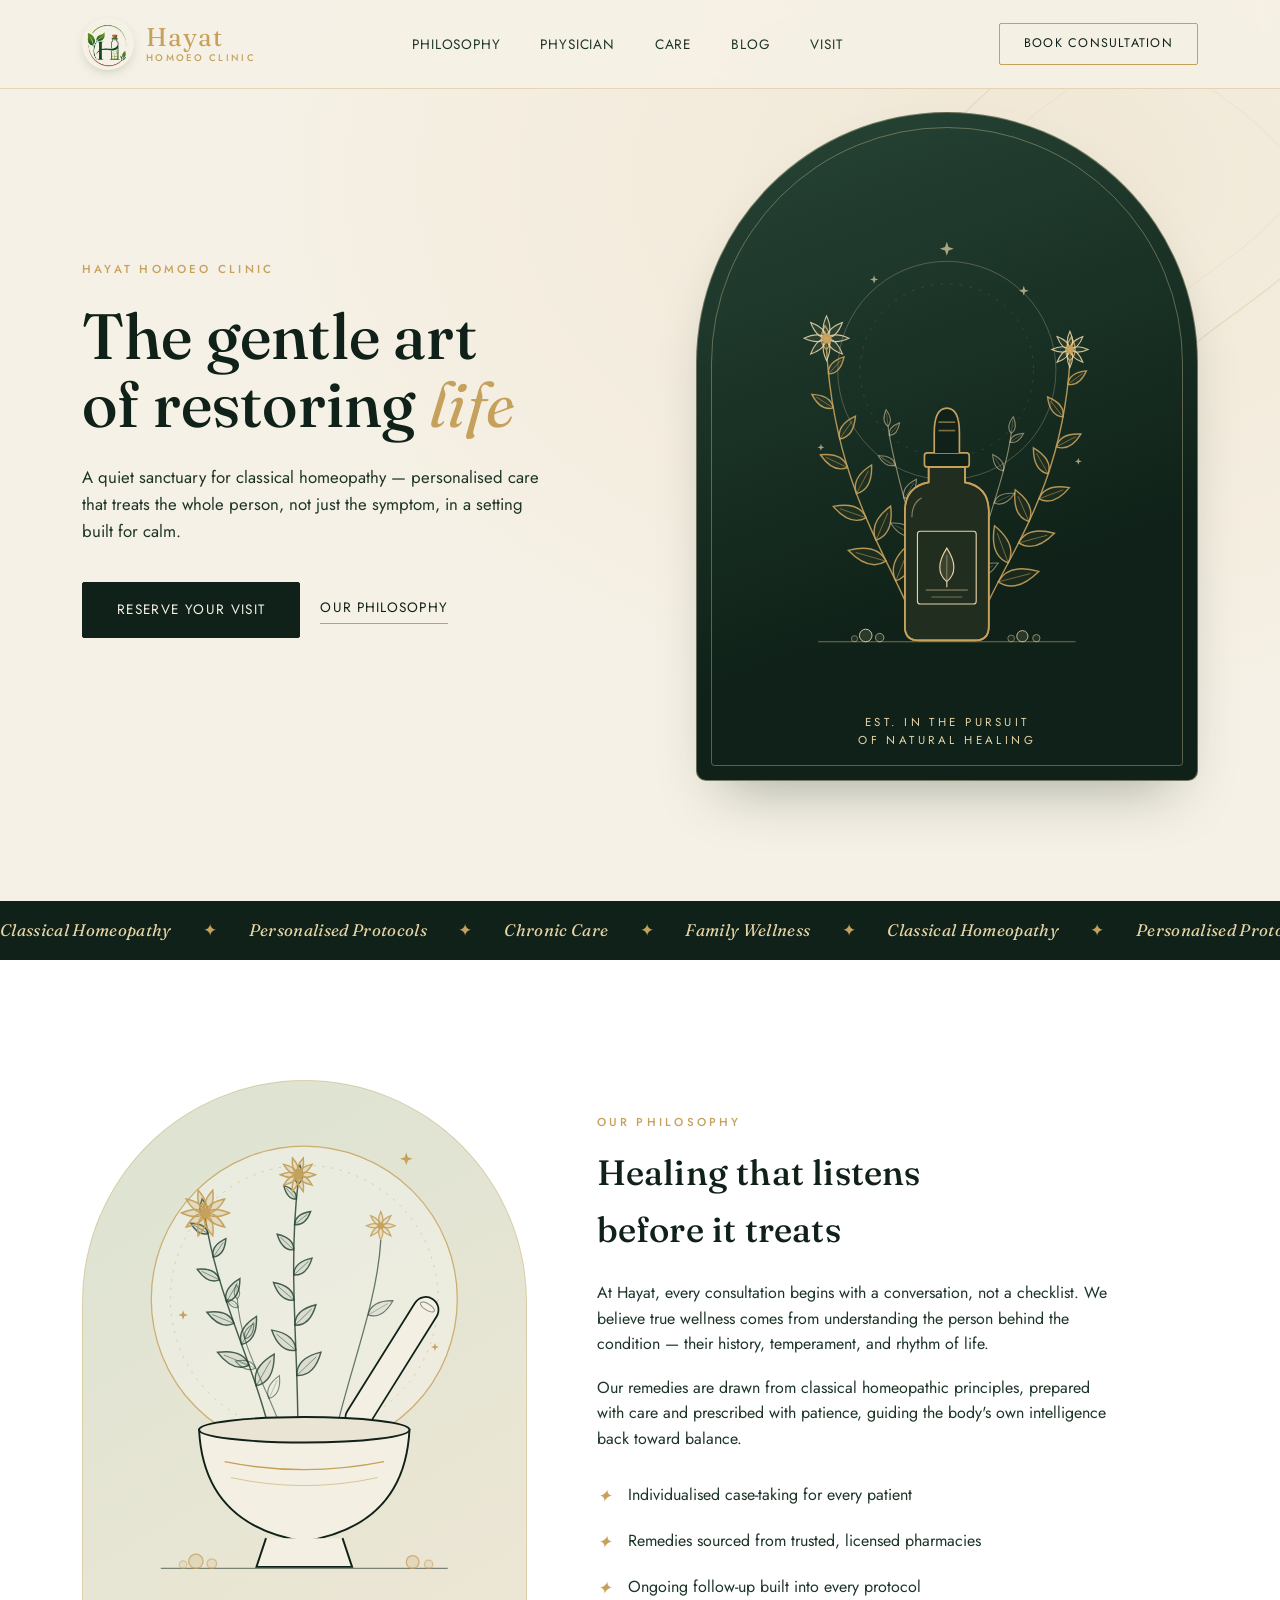
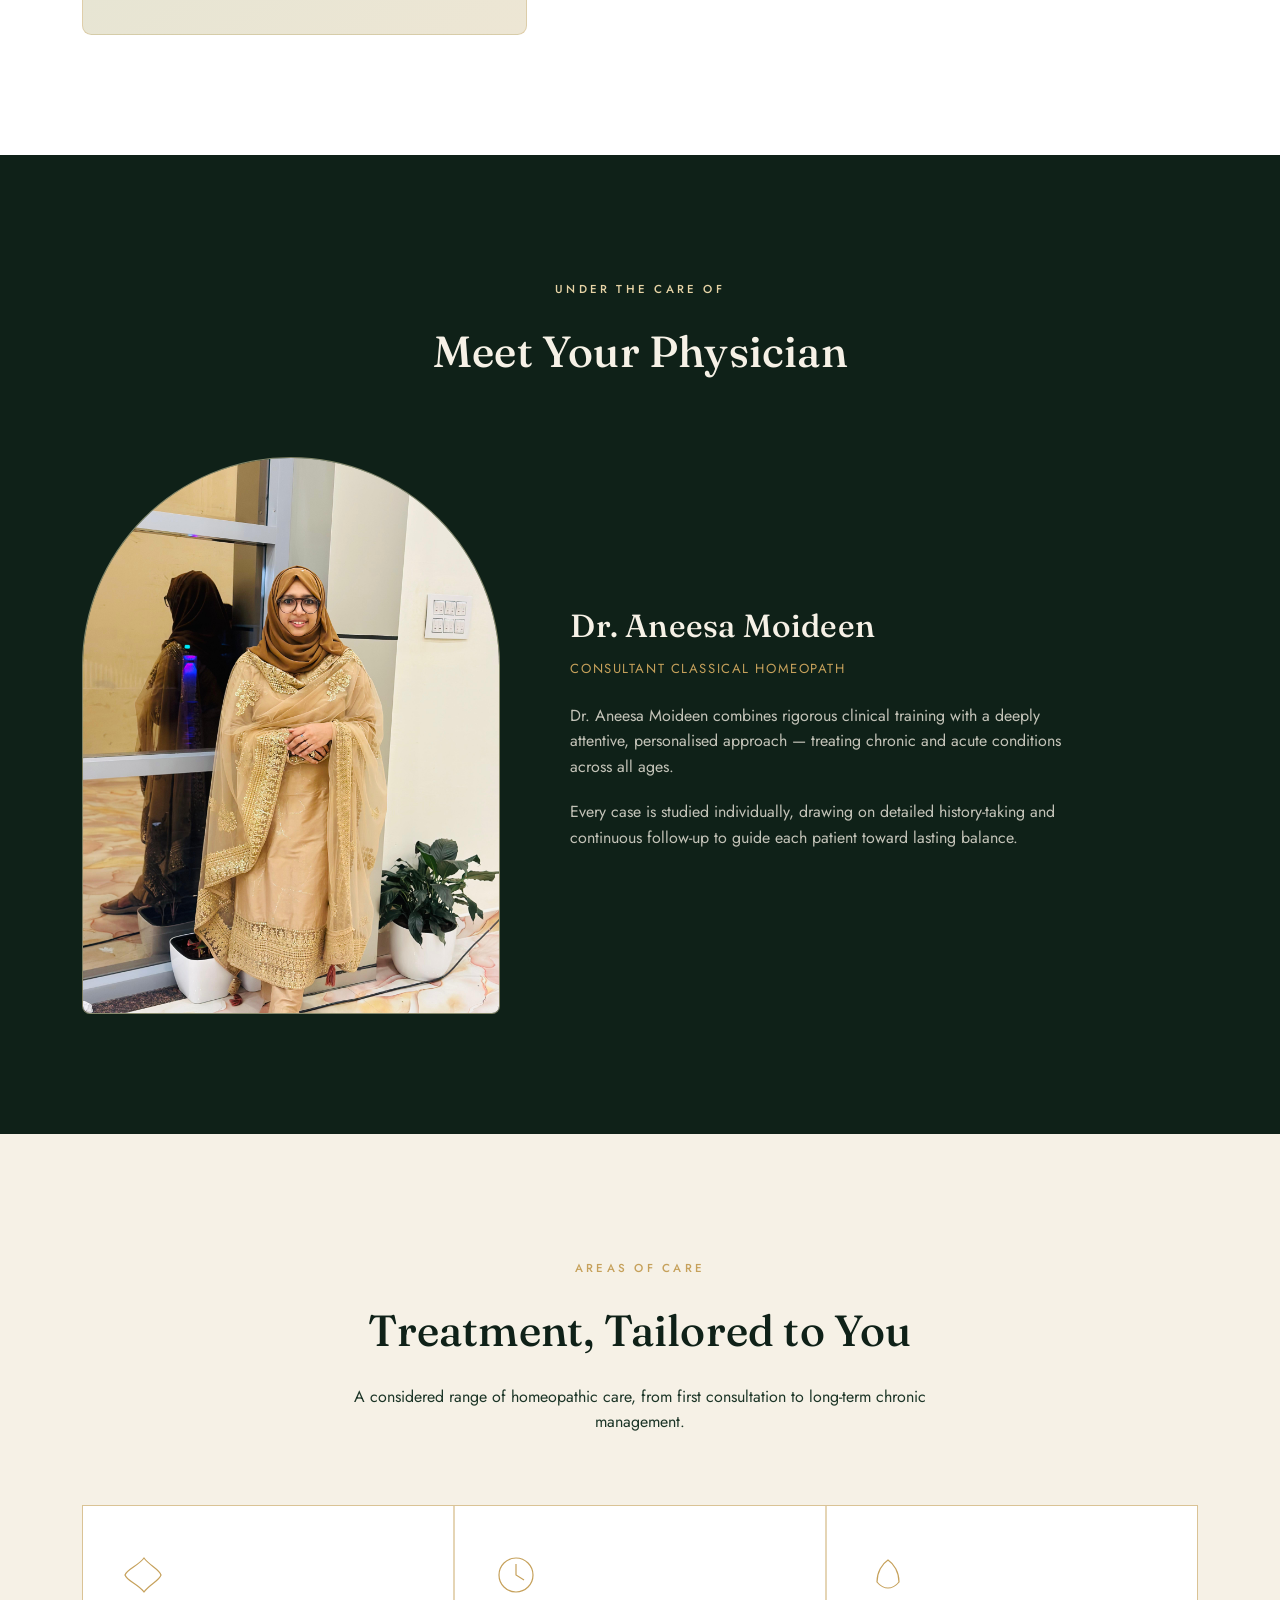
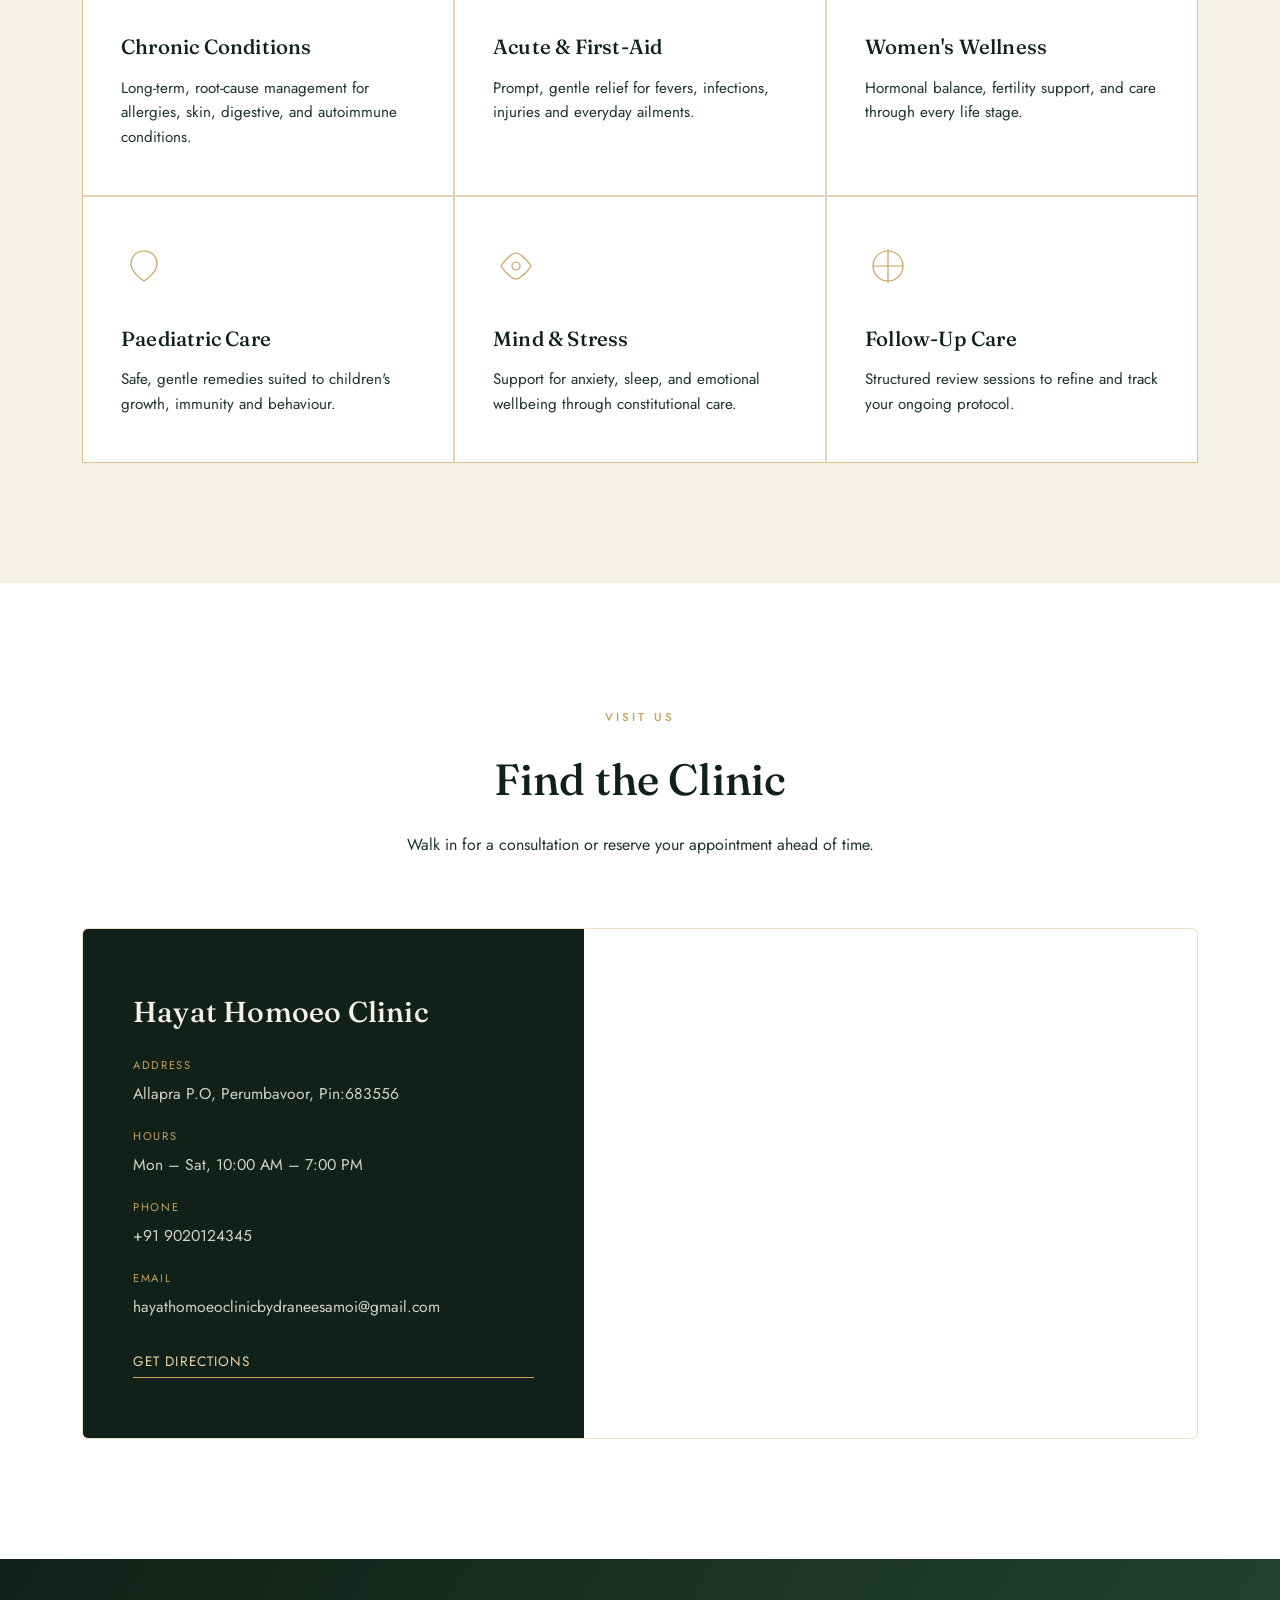
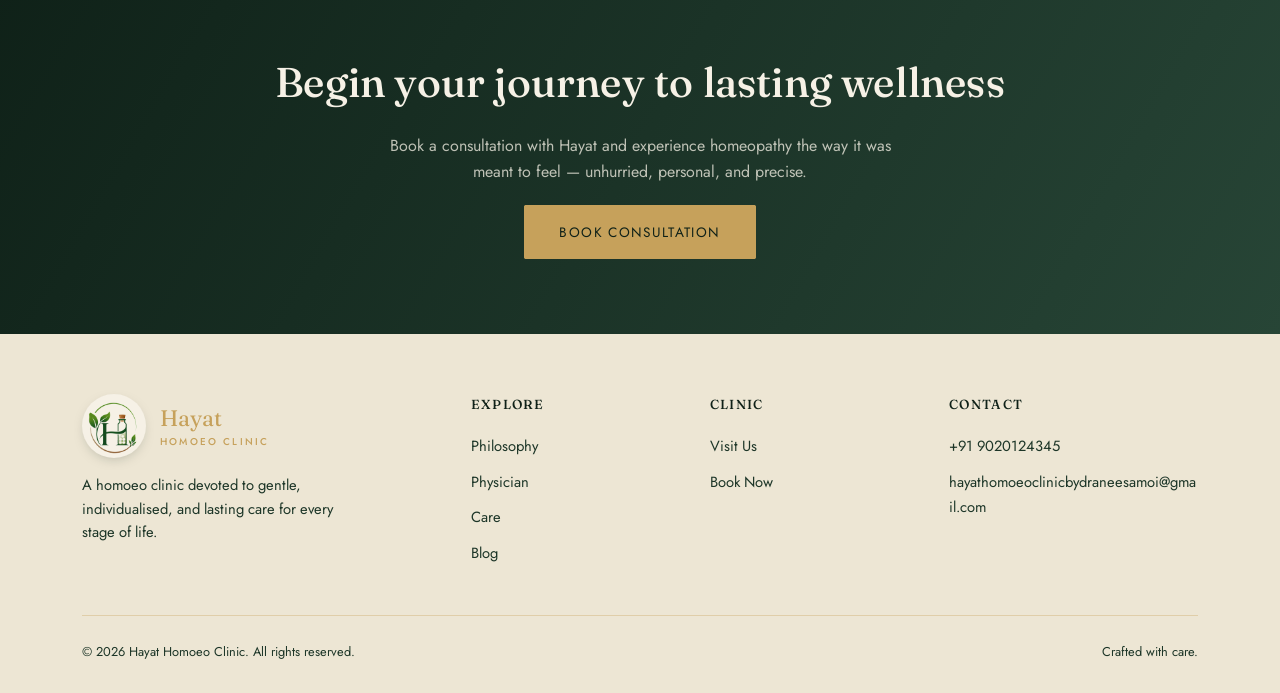
<file: index.html>
<!DOCTYPE html>
<html lang="en">
<head>
<meta charset="UTF-8">
<meta name="viewport" content="width=device-width, initial-scale=1.0">
<title>Hayat — Homoeo Clinic</title>
<meta name="description" content="Hayat Homoeo Clinic — the gentle art of restoring life. Classical homoeopathic care that listens before it treats.">
<link rel="canonical" href="https://www.hayathomoeo.in/">
<meta property="og:type" content="website">
<meta property="og:site_name" content="Hayat Homoeo Clinic">
<meta property="og:title" content="Hayat — Homoeo Clinic">
<meta property="og:description" content="The gentle art of restoring life. Classical homoeopathic care that listens before it treats.">
<meta property="og:url" content="https://www.hayathomoeo.in/">
<meta property="og:image" content="https://www.hayathomoeo.in/assets/og-image.jpg">
<meta property="og:image:width" content="1200">
<meta property="og:image:height" content="630">
<meta property="og:image:type" content="image/jpeg">
<meta property="og:image:alt" content="Hayat Homoeo Clinic logo">
<meta name="twitter:card" content="summary_large_image">
<meta name="twitter:title" content="Hayat — Homoeo Clinic">
<meta name="twitter:description" content="The gentle art of restoring life. Classical homoeopathic care that listens before it treats.">
<meta name="twitter:image" content="https://www.hayathomoeo.in/assets/og-image.jpg">
<link rel="icon" type="image/png" href="assets/hayath-icon-round.png">
<link rel="preconnect" href="https://fonts.googleapis.com">
<link rel="preconnect" href="https://fonts.gstatic.com" crossorigin>
<link href="https://fonts.googleapis.com/css2?family=Fraunces:opsz,wght@9..144,300;9..144,400;9..144,500;9..144,600&family=Jost:wght@300;400;500;600&display=swap" rel="stylesheet">
<style>

  :root{
    --ink:#0F2118;
    --ink-soft:#1C3527;
    --ink-softer:#274536;
    --gold:#C6A15B;
    --gold-light:#E7D4A6;
    --ivory:#F6F1E6;
    --ivory-dim:#EDE6D4;
    --sage:#DCE3D2;
    --white:#FFFFFF;
    --line: rgba(198,161,91,0.35);
    --shadow: 0 30px 60px -25px rgba(15,33,24,0.35);
  }

  *{box-sizing:border-box; margin:0; padding:0;}

  html{scroll-behavior:smooth;}

  body{
    background:var(--ivory);
    color:var(--ink);
    font-family:'Jost', sans-serif;
    font-weight:400;
    line-height:1.6;
    overflow-x:hidden;
  }

  h1,h2,h3,h4{
    font-family:'Fraunces', serif;
    font-weight:500;
    color:var(--ink);
    letter-spacing:0.2px;
  }

  a{ text-decoration:none; color:inherit; }
  img{ max-width:100%; display:block; }

  .eyebrow{
    font-family:'Jost', sans-serif;
    letter-spacing:0.28em;
    text-transform:uppercase;
    font-size:0.72rem;
    color:var(--gold);
    font-weight:500;
  }

  .container{
    width:100%;
    max-width:1180px;
    margin:0 auto;
    padding:0 32px;
  }

  /* ---------- Arch motif (signature element) ---------- */
  .arch-frame{
    border-radius: 260px 260px 8px 8px;
    overflow:hidden;
    position:relative;
    border:1px solid var(--line);
  }

  .arch-divider{
    width:100%;
    display:block;
    line-height:0;
  }

  /* ---------- Nav ---------- */
  header{
    position:fixed;
    top:0; left:0; right:0;
    z-index:100;
    background:rgba(246,241,230,0.86);
    backdrop-filter: blur(10px);
    border-bottom:1px solid var(--line);
    transition: background 0.3s ease;
  }

  .nav-wrap{
    display:flex;
    align-items:center;
    justify-content:space-between;
    padding:18px 32px;
    max-width:1180px;
    margin:0 auto;
  }

  .logo{
    font-family:'Fraunces', serif;
    font-size:1.6rem;
    letter-spacing:0.04em;
    color:var(--ink);
    display:flex;
    align-items:center;
    gap:12px;
  }
  .logo span{ color:var(--gold); }
  .logo img{
    height:52px;
    width:52px;
    object-fit:contain;
    display:block;
    border-radius:50%;
    background:var(--ivory);
    box-shadow: 0 4px 14px -6px rgba(15,33,24,0.35);
    padding:3px;
  }
  .logo-word{ line-height:1; }
  .logo-word small{
    display:block;
    font-family:'Jost', sans-serif;
    font-size:0.6rem;
    letter-spacing:0.24em;
    text-transform:uppercase;
    color:var(--gold);
    font-weight:500;
    margin-top:3px;
  }

  nav ul{
    list-style:none;
    display:flex;
    gap:40px;
  }

  nav a{
    font-size:0.85rem;
    letter-spacing:0.06em;
    text-transform:uppercase;
    color:var(--ink-soft);
    position:relative;
    padding-bottom:4px;
  }
  nav a::after{
    content:"";
    position:absolute;
    left:0; bottom:0;
    width:0%; height:1px;
    background:var(--gold);
    transition:width 0.3s ease;
  }
  nav a:hover::after{ width:100%; }

  .nav-cta{
    border:1px solid var(--gold);
    padding:10px 24px;
    border-radius:2px;
    font-size:0.78rem;
    letter-spacing:0.1em;
    text-transform:uppercase;
    color:var(--ink);
    transition: all 0.3s ease;
  }
  .nav-cta:hover{ background:var(--gold); color:var(--white); }

  .nav-toggle{ display:none; flex-direction:column; gap:5px; cursor:pointer; background:none; border:none; }
  .nav-toggle span{ width:24px; height:1.5px; background:var(--ink); }

  /* ---------- Hero ---------- */
  .hero{
    min-height:100vh;
    display:flex;
    align-items:center;
    position:relative;
    background:
      radial-gradient(ellipse at 80% 20%, rgba(198,161,91,0.12), transparent 55%),
      var(--ivory);
    padding-top:112px;
    overflow:hidden;
  }

  .hero .container{
    display:grid;
    grid-template-columns: 1.05fr 0.95fr;
    gap:60px;
    align-items:center;
  }

  .hero-leaf{
    position:absolute;
    right:-120px; top:-80px;
    width:520px; height:520px;
    opacity:0.5;
    z-index:0;
  }

  .hero-copy{ position:relative; z-index:2; }

  .hero h1{
    font-size:clamp(2.6rem, 5vw, 4.4rem);
    line-height:1.06;
    margin:22px 0 26px;
    font-weight:500;
  }
  .hero h1 em{
    font-style:italic;
    color:var(--gold);
    font-weight:400;
  }

  .hero p.lead{
    max-width:460px;
    font-size:1.05rem;
    color:var(--ink-soft);
    margin-bottom:38px;
  }

  .btn-row{ display:flex; gap:20px; align-items:center; flex-wrap:wrap; }

  .btn-primary{
    background:var(--ink);
    color:var(--ivory);
    padding:16px 34px;
    border-radius:2px;
    font-size:0.85rem;
    letter-spacing:0.1em;
    text-transform:uppercase;
    transition: all 0.35s ease;
    border:1px solid var(--ink);
  }
  .btn-primary:hover{ background:transparent; color:var(--ink); }

  .btn-text{
    font-size:0.85rem;
    letter-spacing:0.08em;
    text-transform:uppercase;
    color:var(--ink);
    border-bottom:1px solid var(--gold);
    padding-bottom:4px;
  }

  .hero-visual{
    position:relative;
    z-index:1;
  }

  .hero-arch{
    width:100%;
    aspect-ratio: 3/4;
    background:
      linear-gradient(160deg, var(--ink-softer), var(--ink) 70%);
    border-radius: 300px 300px 12px 12px;
    position:relative;
    box-shadow:var(--shadow);
    display:flex;
    align-items:flex-end;
    justify-content:center;
    padding-bottom:30px;
    border: 1px solid rgba(231,212,166,0.4);
  }

  .hero-arch::before{
    content:"";
    position:absolute;
    inset:14px;
    border:1px solid rgba(231,212,166,0.35);
    border-radius: 280px 280px 4px 4px;
  }

  .hero-arch-caption{
    color:var(--gold-light);
    font-size:0.72rem;
    letter-spacing:0.3em;
    text-transform:uppercase;
    text-align:center;
  }


  .hero-illus{
    position:absolute;
    left:8%; right:8%; top:9%; bottom:15%;
    width:84%; height:76%;
    z-index:1;
  }
  .hero-arch-caption{ position:relative; z-index:2; }
  .phil-visual .phil-illus{ padding:34px 30px 24px; opacity:1; }
  @media (prefers-reduced-motion: no-preference){
    .hero-illus{ animation: gentle-float 7s ease-in-out infinite; }
  }
  @keyframes gentle-float{ 0%,100%{ transform:translateY(0);} 50%{ transform:translateY(-6px);} }

  .hero-stat-card{
    position:absolute;
    bottom:-30px; left:-30px;
    background:var(--white);
    border:1px solid var(--line);
    padding:22px 26px;
    border-radius:4px;
    box-shadow:var(--shadow);
    z-index:3;
    min-width:200px;
  }
  .hero-stat-card .num{
    font-family:'Fraunces', serif;
    font-size:2rem;
    color:var(--gold);
    line-height:1;
  }
  .hero-stat-card .lab{
    font-size:0.72rem;
    letter-spacing:0.08em;
    text-transform:uppercase;
    color:var(--ink-soft);
    margin-top:6px;
  }

  /* ---------- Marquee strip ---------- */
  .strip{
    background:var(--ink);
    color:var(--gold-light);
    padding:16px 0;
    overflow:hidden;
    white-space:nowrap;
  }
  .strip-inner{
    display:inline-block;
    animation: scroll-left 28s linear infinite;
    font-family:'Fraunces', serif;
    font-style:italic;
    font-size:1.05rem;
    letter-spacing:0.02em;
  }
  .strip-inner span{ margin:0 28px; color:var(--gold); font-style:normal; }
  @keyframes scroll-left{
    0%{ transform:translateX(0); }
    100%{ transform:translateX(-50%); }
  }

  /* ---------- Section generic ---------- */
  section{ padding:120px 0; position:relative; }
  .section-head{
    text-align:center;
    max-width:640px;
    margin:0 auto 70px;
  }
  .section-head h2{
    font-size:clamp(2rem, 3.4vw, 2.8rem);
    margin-top:16px;
  }
  .section-head p{ color:var(--ink-soft); margin-top:18px; }

  /* ---------- Philosophy / About ---------- */
  .philosophy{ background:var(--white); }
  .phil-grid{
    display:grid;
    grid-template-columns: 0.85fr 1.15fr;
    gap:70px;
    align-items:center;
  }
  .phil-visual{
    aspect-ratio:4/5;
    background: linear-gradient(150deg, var(--sage), var(--ivory-dim));
    border-radius: 240px 240px 10px 10px;
    border:1px solid var(--line);
    position:relative;
  }
  .phil-visual svg{ position:absolute; inset:0; width:100%; height:100%; padding:60px; opacity:0.85; }

  .phil-text .eyebrow{ margin-bottom:14px; display:block; }
  .phil-text h2{ font-size:2.2rem; margin-bottom:22px; }
  .phil-text p{ color:var(--ink-soft); margin-bottom:18px; max-width:520px; }

  .phil-list{ margin-top:30px; display:grid; gap:18px; }
  .phil-list li{
    list-style:none;
    display:flex;
    gap:16px;
    align-items:flex-start;
    color:var(--ink-soft);
  }
  .phil-list .mark{
    color:var(--gold);
    font-family:'Fraunces', serif;
    font-style:italic;
    font-size:1.1rem;
    flex-shrink:0;
  }

  /* ---------- Doctor ---------- */
  .doctor{ background:var(--ink); color:var(--ivory); }
  .doctor .eyebrow{ color:var(--gold-light); }
  .doctor .section-head p{ color:rgba(246,241,230,0.72); }
  .doctor .section-head h2{ color:var(--ivory); }

  .doctor-grid{
    display:grid;
    grid-template-columns: 0.8fr 1.2fr;
    gap:70px;
    align-items:center;
  }

  .doctor-photo{
    aspect-ratio:3/4;
    border-radius:260px 260px 10px 10px;
    border:1px solid rgba(231,212,166,0.5);
    background: linear-gradient(160deg, var(--ink-softer), #12261C 75%);
    position:relative;
    display:flex;
    align-items:center;
    justify-content:center;
    overflow:hidden;
  }
  /* PLACEHOLDER PHOTO — replace this <div class="doctor-photo"> content
     with an <img src="your-photo.jpg" alt="Dr. Name"> to add the real photo */
  .doctor-photo .placeholder-mark{
    display:flex;
    flex-direction:column;
    align-items:center;
    gap:14px;
    color:var(--gold-light);
  }
  .doctor-photo .placeholder-mark svg{ width:74px; height:74px; opacity:0.85; }
  .doctor-photo .placeholder-mark span{
    font-size:0.7rem;
    letter-spacing:0.2em;
    text-transform:uppercase;
    opacity:0.7;
  }

  .doctor-copy h3{
    font-size:2rem;
    color:var(--ivory);
    margin-bottom:6px;
  }
  .doctor-copy .role{
    color:var(--gold);
    font-size:0.82rem;
    letter-spacing:0.12em;
    text-transform:uppercase;
    margin-bottom:24px;
    display:block;
  }
  .doctor-copy p{
    color:rgba(246,241,230,0.78);
    max-width:520px;
    margin-bottom:20px;
  }
  .cred-row{
    display:flex;
    gap:40px;
    margin-top:34px;
    flex-wrap:wrap;
  }
  .cred-row div .num{
    font-family:'Fraunces', serif;
    font-size:1.8rem;
    color:var(--gold-light);
  }
  .cred-row div .lab{
    font-size:0.72rem;
    letter-spacing:0.08em;
    text-transform:uppercase;
    color:rgba(246,241,230,0.6);
    margin-top:4px;
  }

  /* ---------- Services ---------- */
  .services{ background:var(--ivory); }
  .services-grid{
    display:grid;
    grid-template-columns:repeat(3, 1fr);
    gap:2px;
    background:var(--line);
    border:1px solid var(--line);
  }
  .service-card{
    background:var(--white);
    padding:46px 38px;
    transition: background 0.35s ease;
  }
  .service-card:hover{ background:var(--ivory-dim); }
  .service-card .si{
    width:46px; height:46px;
    margin-bottom:26px;
  }
  .service-card h3{ font-size:1.28rem; margin-bottom:12px; }
  .service-card p{ color:var(--ink-soft); font-size:0.95rem; }

  /* ---------- Location ---------- */
  .location{ background:var(--white); }
  .loc-grid{
    display:grid;
    grid-template-columns: 0.9fr 1.1fr;
    gap:0;
    border:1px solid var(--line);
    border-radius:6px;
    overflow:hidden;
  }
  .loc-info{
    background:var(--ink);
    color:var(--ivory);
    padding:60px 50px;
    display:flex;
    flex-direction:column;
    justify-content:center;
  }
  .loc-info h3{ color:var(--ivory); font-size:1.8rem; margin-bottom:22px; }
  .loc-item{ margin-bottom:22px; }
  .loc-item .lab{
    font-size:0.7rem;
    letter-spacing:0.15em;
    text-transform:uppercase;
    color:var(--gold);
    margin-bottom:6px;
  }
  .loc-item .val{ color:rgba(246,241,230,0.85); font-size:0.98rem; overflow-wrap:anywhere; }

  .map-embed{ width:100%; height:100%; min-height:480px; border:0; filter: saturate(0.85); }

  /* ---------- CTA banner ---------- */
  .cta-banner{
    background: linear-gradient(120deg, var(--ink), var(--ink-softer));
    padding:90px 0;
    text-align:center;
    color:var(--ivory);
  }
  .cta-banner h2{ color:var(--ivory); font-size:clamp(1.9rem,3.4vw,2.6rem); margin-bottom:18px; }
  .cta-banner p{ color:rgba(246,241,230,0.75); max-width:520px; margin:0 auto 34px; }

  /* ---------- Footer ---------- */
  footer{ background:var(--ivory-dim); padding:60px 0 30px; }
  .foot-grid{
    display:grid;
    grid-template-columns:1.4fr 0.8fr 0.8fr 1fr;
    gap:40px;
    padding-bottom:50px;
    border-bottom:1px solid var(--line);
  }
  .foot-logo{ font-family:'Fraunces', serif; font-size:1.4rem; margin-bottom:16px; display:flex; align-items:center; gap:14px; }
  .foot-logo span{ color:var(--gold); }
  .foot-logo img{
    height:64px; width:64px; object-fit:contain; border-radius:50%;
    background:var(--ivory); box-shadow:0 4px 14px -6px rgba(15,33,24,0.35); padding:4px;
  }
  .foot-logo-word{ line-height:1.2; }
  .foot-logo-word small{
    display:block; font-family:'Jost', sans-serif; font-size:0.62rem;
    letter-spacing:0.22em; text-transform:uppercase; color:var(--gold); font-weight:500; margin-top:4px;
  }
  footer p{ color:var(--ink-soft); font-size:0.92rem; max-width:280px; }
  footer h4{ font-size:0.82rem; letter-spacing:0.1em; text-transform:uppercase; margin-bottom:18px; color:var(--ink); }
  footer ul{ list-style:none; display:grid; gap:10px; }
  footer ul li a{ color:var(--ink-soft); font-size:0.92rem; overflow-wrap:anywhere; }
  footer ul li a:hover{ color:var(--gold); }
  .foot-bottom{
    padding-top:26px;
    display:flex;
    justify-content:space-between;
    font-size:0.8rem;
    color:var(--ink-soft);
    flex-wrap:wrap;
    gap:10px;
  }

  /* ---------- Reveal animation ---------- */
  .reveal{ opacity:0; transform:translateY(28px); transition: opacity 0.8s ease, transform 0.8s ease; }
  .reveal.in{ opacity:1; transform:translateY(0); }

  /* ---------- Responsive ---------- */
  @media (max-width: 980px){
    .logo img{ height:44px; width:44px; }
    .logo{ font-size:1.3rem; }
    nav ul{ display:none; }
    .nav-cta{ display:none; }
    .nav-toggle{ display:flex; }
    .hero .container{ grid-template-columns:1fr; }
    .hero-visual{ order:-1; max-width:340px; margin:0 auto; }
    .hero-stat-card{ left:10px; }
    .phil-grid, .doctor-grid, .loc-grid{ grid-template-columns:1fr; }
    .services-grid{ grid-template-columns:1fr; }
    .foot-grid{ grid-template-columns:1fr 1fr; }
  }
  @media (max-width: 560px){
    .foot-grid{ grid-template-columns:1fr; }
  }

  @media (prefers-reduced-motion: reduce){
    html{ scroll-behavior:auto; }
    .reveal{ transition:none; opacity:1; transform:none; }
    .strip-inner{ animation:none; }
  }

  a:focus-visible, button:focus-visible{
    outline:2px solid var(--gold);
    outline-offset:3px;
  }
</style>
</head>
<body>

<header>
  <div class="nav-wrap">
    <a href="#top" class="logo">
      <img src="assets/hayath-icon-round.png" alt="Hayat emblem">
      <span class="logo-word">Hayat<small>Homoeo Clinic</small></span>
    </a>
    <nav>
      <ul>
        <li><a href="#philosophy">Philosophy</a></li>
        <li><a href="#doctor">Physician</a></li>
        <li><a href="#services">Care</a></li>
        <li><a href="blogs/index.html">Blog</a></li>
        <li><a href="#location">Visit</a></li>
      </ul>
    </nav>
    <a href="#location" class="nav-cta">Book Consultation</a>
    <button class="nav-toggle" aria-label="Menu"><span></span><span></span><span></span></button>
  </div>
</header>

<main id="top">

  <!-- HERO -->
  <section class="hero">
    <svg class="hero-leaf" viewBox="0 0 500 500" fill="none" xmlns="http://www.w3.org/2000/svg">
      <path d="M250 40C310 120 420 150 460 250C420 350 310 380 250 460C190 380 80 350 40 250C80 150 190 120 250 40Z" stroke="#C6A15B" stroke-width="1" opacity="0.5"/>
      <path d="M250 100C295 160 375 185 405 250C375 315 295 340 250 400C205 340 125 315 95 250C125 185 205 160 250 100Z" stroke="#C6A15B" stroke-width="0.7" opacity="0.35"/>
    </svg>
    <div class="container">
      <div class="hero-copy">
        <span class="eyebrow">Hayat Homoeo Clinic</span>
        <h1>The gentle art<br>of restoring <em>life</em></h1>
        <p class="lead">A quiet sanctuary for classical homeopathy — personalised care that treats the whole person, not just the symptom, in a setting built for calm.</p>
        <div class="btn-row">
          <a href="#location" class="btn-primary">Reserve Your Visit</a>
          <a href="#philosophy" class="btn-text">Our Philosophy</a>
        </div>
      </div>
      <div class="hero-visual">
        <div class="hero-arch">
          <svg class="hero-illus" viewBox="0 0 300 350" xmlns="http://www.w3.org/2000/svg" aria-hidden="true"><circle cx="150" cy="135" r="78" fill="none" stroke="#E7D4A6" stroke-width="0.7" opacity="0.28"/><circle cx="150" cy="135" r="62" fill="none" stroke="#E7D4A6" stroke-width="0.5" opacity="0.18" stroke-dasharray="2 5"/><path d="M128 318 C110 270 70 220 64 120" fill="none" stroke="#C6A15B" stroke-width="1" opacity="0.9"/><path d="M113.5 285.5 Q128.0 280.1 124.7 257.8 Q106.9 271.6 113.5 285.5Z" fill="rgba(198,161,91,0.06)" stroke="#C6A15B" stroke-width="1" opacity="0.9"/><path d="M113.5 285.5 L122.5 263.3" stroke="#C6A15B" stroke-width="0.6" opacity="0.63"/><path d="M106.6 271.4 Q100.1 258.3 79.5 263.6 Q94.1 278.9 106.6 271.4Z" fill="rgba(198,161,91,0.06)" stroke="#C6A15B" stroke-width="1" opacity="0.9"/><path d="M106.6 271.4 L84.9 265.1" stroke="#C6A15B" stroke-width="0.6" opacity="0.63"/><path d="M99.4 256.4 Q112.3 251.8 109.8 232.0 Q93.8 243.9 99.4 256.4Z" fill="rgba(198,161,91,0.06)" stroke="#C6A15B" stroke-width="1" opacity="0.9"/><path d="M99.4 256.4 L107.8 236.9" stroke="#C6A15B" stroke-width="0.6" opacity="0.63"/><path d="M92.3 240.4 Q87.2 228.6 68.8 232.2 Q81.0 246.4 92.3 240.4Z" fill="rgba(198,161,91,0.06)" stroke="#C6A15B" stroke-width="1" opacity="0.9"/><path d="M92.3 240.4 L73.5 233.8" stroke="#C6A15B" stroke-width="0.6" opacity="0.63"/><path d="M85.4 223.1 Q97.0 220.0 96.2 202.6 Q81.4 211.8 85.4 223.1Z" fill="rgba(198,161,91,0.06)" stroke="#C6A15B" stroke-width="1" opacity="0.9"/><path d="M85.4 223.1 L94.0 206.7" stroke="#C6A15B" stroke-width="0.6" opacity="0.63"/><path d="M79.0 204.4 Q75.7 193.8 59.6 195.3 Q68.8 208.6 79.0 204.4Z" fill="rgba(198,161,91,0.06)" stroke="#C6A15B" stroke-width="1" opacity="0.9"/><path d="M79.0 204.4 L63.5 197.1" stroke="#C6A15B" stroke-width="0.6" opacity="0.63"/><path d="M73.4 184.0 Q83.5 182.6 84.7 167.7 Q71.2 174.1 73.4 184.0Z" fill="rgba(198,161,91,0.06)" stroke="#C6A15B" stroke-width="1" opacity="0.9"/><path d="M73.4 184.0 L82.4 171.0" stroke="#C6A15B" stroke-width="0.6" opacity="0.63"/><path d="M68.8 161.8 Q67.1 152.6 53.5 152.1 Q59.8 164.2 68.8 161.8Z" fill="rgba(198,161,91,0.06)" stroke="#C6A15B" stroke-width="1" opacity="0.9"/><path d="M68.8 161.8 L56.6 154.0" stroke="#C6A15B" stroke-width="0.6" opacity="0.63"/><path d="M65.4 137.5 Q73.9 137.4 76.5 125.3 Q64.7 129.0 65.4 137.5Z" fill="rgba(198,161,91,0.06)" stroke="#C6A15B" stroke-width="1" opacity="0.9"/><path d="M65.4 137.5 L74.3 127.7" stroke="#C6A15B" stroke-width="0.6" opacity="0.63"/><path d="M64.0 120.0 Q70.1 113.7 62.9 103.0 Q57.2 114.5 64.0 120.0Z" fill="rgba(198,161,91,0.06)" stroke="#C6A15B" stroke-width="1" opacity="0.9"/><path d="M64.0 120.0 L63.1 106.4" stroke="#C6A15B" stroke-width="0.6" opacity="0.63"/><path d="M172 318 C190 270 232 225 238 128" fill="none" stroke="#C6A15B" stroke-width="1" opacity="0.9"/><path d="M186.7 286.2 Q199.7 294.6 215.7 278.7 Q194.0 272.6 186.7 286.2Z" fill="rgba(198,161,91,0.06)" stroke="#C6A15B" stroke-width="1" opacity="0.9"/><path d="M186.7 286.2 L209.9 280.2" stroke="#C6A15B" stroke-width="0.6" opacity="0.63"/><path d="M193.9 272.6 Q200.5 259.6 184.1 246.1 Q180.4 267.0 193.9 272.6Z" fill="rgba(198,161,91,0.06)" stroke="#C6A15B" stroke-width="1" opacity="0.9"/><path d="M193.9 272.6 L186.1 251.4" stroke="#C6A15B" stroke-width="0.6" opacity="0.63"/><path d="M201.3 258.3 Q212.9 265.6 226.9 251.4 Q207.6 246.2 201.3 258.3Z" fill="rgba(198,161,91,0.06)" stroke="#C6A15B" stroke-width="1" opacity="0.9"/><path d="M201.3 258.3 L221.8 252.8" stroke="#C6A15B" stroke-width="0.6" opacity="0.63"/><path d="M208.7 243.1 Q213.9 231.4 198.9 220.3 Q196.6 238.9 208.7 243.1Z" fill="rgba(198,161,91,0.06)" stroke="#C6A15B" stroke-width="1" opacity="0.9"/><path d="M208.7 243.1 L200.9 224.9" stroke="#C6A15B" stroke-width="0.6" opacity="0.63"/><path d="M215.8 226.8 Q226.5 232.3 237.6 218.8 Q220.4 215.7 215.8 226.8Z" fill="rgba(198,161,91,0.06)" stroke="#C6A15B" stroke-width="1" opacity="0.9"/><path d="M215.8 226.8 L233.2 220.4" stroke="#C6A15B" stroke-width="0.6" opacity="0.63"/><path d="M222.5 209.0 Q225.9 198.5 211.9 190.3 Q211.7 206.5 222.5 209.0Z" fill="rgba(198,161,91,0.06)" stroke="#C6A15B" stroke-width="1" opacity="0.9"/><path d="M222.5 209.0 L214.0 194.1" stroke="#C6A15B" stroke-width="0.6" opacity="0.63"/><path d="M228.3 189.6 Q237.9 193.1 245.8 180.5 Q231.0 179.7 228.3 189.6Z" fill="rgba(198,161,91,0.06)" stroke="#C6A15B" stroke-width="1" opacity="0.9"/><path d="M228.3 189.6 L242.3 182.3" stroke="#C6A15B" stroke-width="0.6" opacity="0.63"/><path d="M233.1 168.3 Q234.6 159.1 222.0 154.0 Q223.8 167.5 233.1 168.3Z" fill="rgba(198,161,91,0.06)" stroke="#C6A15B" stroke-width="1" opacity="0.9"/><path d="M233.1 168.3 L224.2 156.9" stroke="#C6A15B" stroke-width="0.6" opacity="0.63"/><path d="M236.5 144.9 Q244.9 146.6 249.8 135.3 Q237.5 136.5 236.5 144.9Z" fill="rgba(198,161,91,0.06)" stroke="#C6A15B" stroke-width="1" opacity="0.9"/><path d="M236.5 144.9 L247.2 137.2" stroke="#C6A15B" stroke-width="0.6" opacity="0.63"/><path d="M238.0 128.0 Q244.8 122.5 239.1 111.0 Q231.9 121.6 238.0 128.0Z" fill="rgba(198,161,91,0.06)" stroke="#C6A15B" stroke-width="1" opacity="0.9"/><path d="M238.0 128.0 L238.9 114.4" stroke="#C6A15B" stroke-width="0.6" opacity="0.63"/><path d="M140 318 C132 260 112 210 108 175" fill="none" stroke="#E7D4A6" stroke-width="0.8" opacity="0.55"/><path d="M133.3 281.0 Q144.1 279.6 145.5 263.8 Q131.0 270.3 133.3 281.0Z" fill="none" stroke="#E7D4A6" stroke-width="0.8" opacity="0.55"/><path d="M133.3 281.0 L143.1 267.2" stroke="#E7D4A6" stroke-width="0.48" opacity="0.385"/><path d="M126.4 252.7 Q123.9 243.4 109.8 244.1 Q117.3 256.0 126.4 252.7Z" fill="none" stroke="#E7D4A6" stroke-width="0.8" opacity="0.55"/><path d="M126.4 252.7 L113.1 245.8" stroke="#E7D4A6" stroke-width="0.48" opacity="0.385"/><path d="M119.4 226.5 Q127.8 225.1 128.3 212.8 Q117.3 218.3 119.4 226.5Z" fill="none" stroke="#E7D4A6" stroke-width="0.8" opacity="0.55"/><path d="M119.4 226.5 L126.5 215.5" stroke="#E7D4A6" stroke-width="0.48" opacity="0.385"/><path d="M113.3 202.7 Q111.5 195.7 101.0 196.0 Q106.4 205.0 113.3 202.7Z" fill="none" stroke="#E7D4A6" stroke-width="0.8" opacity="0.55"/><path d="M113.3 202.7 L103.4 197.4" stroke="#E7D4A6" stroke-width="0.48" opacity="0.385"/><path d="M108.9 181.5 Q114.9 181.1 116.2 172.5 Q108.0 175.5 108.9 181.5Z" fill="none" stroke="#E7D4A6" stroke-width="0.8" opacity="0.55"/><path d="M108.9 181.5 L114.7 174.3" stroke="#E7D4A6" stroke-width="0.48" opacity="0.385"/><path d="M108.0 175.0 Q112.0 170.3 106.6 163.1 Q103.0 171.4 108.0 175.0Z" fill="none" stroke="#E7D4A6" stroke-width="0.8" opacity="0.55"/><path d="M108.0 175.0 L106.9 165.5" stroke="#E7D4A6" stroke-width="0.48" opacity="0.385"/><path d="M160 318 C170 262 192 214 196 180" fill="none" stroke="#E7D4A6" stroke-width="0.8" opacity="0.55"/><path d="M168.0 282.3 Q178.2 286.0 186.8 272.7 Q170.9 271.8 168.0 282.3Z" fill="none" stroke="#E7D4A6" stroke-width="0.8" opacity="0.55"/><path d="M168.0 282.3 L183.0 274.6" stroke="#E7D4A6" stroke-width="0.48" opacity="0.385"/><path d="M175.8 255.0 Q178.6 245.7 166.2 239.0 Q166.4 253.1 175.8 255.0Z" fill="none" stroke="#E7D4A6" stroke-width="0.8" opacity="0.55"/><path d="M175.8 255.0 L168.1 242.2" stroke="#E7D4A6" stroke-width="0.48" opacity="0.385"/><path d="M183.7 229.8 Q191.5 233.0 198.5 222.9 Q186.2 221.8 183.7 229.8Z" fill="none" stroke="#E7D4A6" stroke-width="0.8" opacity="0.55"/><path d="M183.7 229.8 L195.5 224.3" stroke="#E7D4A6" stroke-width="0.48" opacity="0.385"/><path d="M190.4 206.8 Q192.2 199.8 182.8 195.1 Q183.3 205.6 190.4 206.8Z" fill="none" stroke="#E7D4A6" stroke-width="0.8" opacity="0.55"/><path d="M190.4 206.8 L184.3 197.4" stroke="#E7D4A6" stroke-width="0.48" opacity="0.385"/><path d="M195.1 186.3 Q200.9 187.8 204.9 180.0 Q196.1 180.4 195.1 186.3Z" fill="none" stroke="#E7D4A6" stroke-width="0.8" opacity="0.55"/><path d="M195.1 186.3 L202.9 181.3" stroke="#E7D4A6" stroke-width="0.48" opacity="0.385"/><path d="M196.0 180.0 Q201.0 176.4 197.5 168.1 Q192.0 175.3 196.0 180.0Z" fill="none" stroke="#E7D4A6" stroke-width="0.8" opacity="0.55"/><path d="M196.0 180.0 L197.2 170.5" stroke="#E7D4A6" stroke-width="0.48" opacity="0.385"/><path d="M64.0 112.0 Q69.6 116.8 80.0 112.0 Q69.6 107.2 64.0 112.0Z" fill="rgba(231,212,166,0.08)" stroke="#E7D4A6" stroke-width="0.8" opacity="0.9"/><path d="M64.0 112.0 Q64.6 119.4 75.3 123.3 Q71.4 112.6 64.0 112.0Z" fill="rgba(231,212,166,0.08)" stroke="#E7D4A6" stroke-width="0.8" opacity="0.9"/><path d="M64.0 112.0 Q59.2 117.6 64.0 128.0 Q68.8 117.6 64.0 112.0Z" fill="rgba(231,212,166,0.08)" stroke="#E7D4A6" stroke-width="0.8" opacity="0.9"/><path d="M64.0 112.0 Q56.6 112.6 52.7 123.3 Q63.4 119.4 64.0 112.0Z" fill="rgba(231,212,166,0.08)" stroke="#E7D4A6" stroke-width="0.8" opacity="0.9"/><path d="M64.0 112.0 Q58.4 107.2 48.0 112.0 Q58.4 116.8 64.0 112.0Z" fill="rgba(231,212,166,0.08)" stroke="#E7D4A6" stroke-width="0.8" opacity="0.9"/><path d="M64.0 112.0 Q63.4 104.6 52.7 100.7 Q56.6 111.4 64.0 112.0Z" fill="rgba(231,212,166,0.08)" stroke="#E7D4A6" stroke-width="0.8" opacity="0.9"/><path d="M64.0 112.0 Q68.8 106.4 64.0 96.0 Q59.2 106.4 64.0 112.0Z" fill="rgba(231,212,166,0.08)" stroke="#E7D4A6" stroke-width="0.8" opacity="0.9"/><path d="M64.0 112.0 Q71.4 111.4 75.3 100.7 Q64.6 104.6 64.0 112.0Z" fill="rgba(231,212,166,0.08)" stroke="#E7D4A6" stroke-width="0.8" opacity="0.9"/><circle cx="64" cy="112" r="3.5" fill="#C6A15B" opacity="0.9"/><path d="M238.0 120.0 Q242.6 123.9 251.0 120.0 Q242.6 116.1 238.0 120.0Z" fill="rgba(231,212,166,0.08)" stroke="#E7D4A6" stroke-width="0.8" opacity="0.9"/><path d="M238.0 120.0 Q238.5 126.0 247.2 129.2 Q244.0 120.5 238.0 120.0Z" fill="rgba(231,212,166,0.08)" stroke="#E7D4A6" stroke-width="0.8" opacity="0.9"/><path d="M238.0 120.0 Q234.1 124.5 238.0 133.0 Q241.9 124.5 238.0 120.0Z" fill="rgba(231,212,166,0.08)" stroke="#E7D4A6" stroke-width="0.8" opacity="0.9"/><path d="M238.0 120.0 Q232.0 120.5 228.8 129.2 Q237.5 126.0 238.0 120.0Z" fill="rgba(231,212,166,0.08)" stroke="#E7D4A6" stroke-width="0.8" opacity="0.9"/><path d="M238.0 120.0 Q233.4 116.1 225.0 120.0 Q233.4 123.9 238.0 120.0Z" fill="rgba(231,212,166,0.08)" stroke="#E7D4A6" stroke-width="0.8" opacity="0.9"/><path d="M238.0 120.0 Q237.5 114.0 228.8 110.8 Q232.0 119.5 238.0 120.0Z" fill="rgba(231,212,166,0.08)" stroke="#E7D4A6" stroke-width="0.8" opacity="0.9"/><path d="M238.0 120.0 Q241.9 115.5 238.0 107.0 Q234.1 115.5 238.0 120.0Z" fill="rgba(231,212,166,0.08)" stroke="#E7D4A6" stroke-width="0.8" opacity="0.9"/><path d="M238.0 120.0 Q244.0 119.5 247.2 110.8 Q238.5 114.0 238.0 120.0Z" fill="rgba(231,212,166,0.08)" stroke="#E7D4A6" stroke-width="0.8" opacity="0.9"/><circle cx="238" cy="120" r="2.9" fill="#C6A15B" opacity="0.9"/><g stroke="#C6A15B" stroke-width="1.2" fill="none">
<path d="M120 236 Q120 218 137 215 L137 204 L163 204 L163 215 Q180 218 180 236 L180 318 Q180 328 170 328 L130 328 Q120 328 120 318 Z" fill="#0F2118"/>
<path d="M120 236 Q120 218 137 215 L137 204 L163 204 L163 215 Q180 218 180 236 L180 318 Q180 328 170 328 L130 328 Q120 328 120 318 Z" fill="rgba(198,161,91,0.10)"/>
<rect x="134" y="194" width="32" height="10" rx="2" fill="#0F2118"/>
<path d="M141 194 L141 180 Q141 162 150 162 Q159 162 159 180 L159 194" fill="#0F2118"/>
<line x1="144" y1="172" x2="156" y2="172" opacity="0.6"/>
<line x1="144" y1="178" x2="156" y2="178" opacity="0.6"/>
<rect x="129" y="250" width="42" height="52" rx="2" stroke="#E7D4A6" stroke-width="0.8"/>
<line x1="135" y1="292" x2="165" y2="292" stroke="#E7D4A6" stroke-width="0.6" opacity="0.7"/>
<line x1="139" y1="297" x2="161" y2="297" stroke="#E7D4A6" stroke-width="0.6" opacity="0.5"/>
<path d="M125 240 Q125 230 132 226" stroke="#E7D4A6" stroke-width="0.8" opacity="0.5"/>
</g><path d="M150.0 286.0 Q160.1 277.6 150.0 262.0 Q139.9 277.6 150.0 286.0Z" fill="rgba(231,212,166,0.12)" stroke="#E7D4A6" stroke-width="0.8" opacity="1"/><path d="M150.0 286.0 L150.0 266.8" stroke="#E7D4A6" stroke-width="0.48" opacity="0.7"/><path d="M150 286 L150 290" stroke="#E7D4A6" stroke-width="0.8"/><path d="M58 329 L242 329" stroke="#C6A15B" stroke-width="0.8" opacity="0.6"/><circle cx="92" cy="324.5" r="4.5" fill="rgba(231,212,166,0.15)" stroke="#E7D4A6" stroke-width="0.7" opacity="0.9"/><circle cx="102" cy="326" r="3" fill="rgba(231,212,166,0.15)" stroke="#E7D4A6" stroke-width="0.7" opacity="0.7"/><circle cx="204" cy="325" r="4" fill="rgba(231,212,166,0.15)" stroke="#E7D4A6" stroke-width="0.7" opacity="0.85"/><circle cx="214" cy="326.4" r="2.6" fill="rgba(231,212,166,0.15)" stroke="#E7D4A6" stroke-width="0.7" opacity="0.6"/><circle cx="196" cy="326.6" r="2.4" fill="rgba(231,212,166,0.15)" stroke="#E7D4A6" stroke-width="0.7" opacity="0.5"/><circle cx="84" cy="326.8" r="2.2" fill="rgba(231,212,166,0.15)" stroke="#E7D4A6" stroke-width="0.7" opacity="0.5"/><path d="M150 43 L151.25 46.75 L155 48 L151.25 49.25 L150 53 L148.75 49.25 L145 48 L148.75 46.75Z" fill="#E7D4A6" opacity="0.7"/><path d="M98 67 L98.75 69.25 L101 70 L98.75 70.75 L98 73 L97.25 70.75 L95 70 L97.25 69.25Z" fill="#E7D4A6" opacity="0.7"/><path d="M205 74.5 L205.875 77.125 L208.5 78 L205.875 78.875 L205 81.5 L204.125 78.875 L201.5 78 L204.125 77.125Z" fill="#E7D4A6" opacity="0.7"/><path d="M60 187.5 L60.625 189.375 L62.5 190 L60.625 190.625 L60 192.5 L59.375 190.625 L57.5 190 L59.375 189.375Z" fill="#E7D4A6" opacity="0.7"/><path d="M244 197.5 L244.625 199.375 L246.5 200 L244.625 200.625 L244 202.5 L243.375 200.625 L241.5 200 L243.375 199.375Z" fill="#E7D4A6" opacity="0.7"/></svg>
          <span class="hero-arch-caption">Est. in the pursuit<br>of natural healing</span>
        </div>
        <!-- <div class="hero-stat-card">
          <div class="num">15+</div>
          <div class="lab">Years of Practice</div>
        </div> -->
      </div>
    </div>
  </section>

  <div class="strip">
    <div class="strip-inner">
      Classical Homeopathy <span>&#10022;</span> Personalised Protocols <span>&#10022;</span> Chronic Care <span>&#10022;</span> Family Wellness <span>&#10022;</span> Classical Homeopathy <span>&#10022;</span> Personalised Protocols <span>&#10022;</span> Chronic Care <span>&#10022;</span> Family Wellness <span>&#10022;</span>
    </div>
  </div>

  <!-- PHILOSOPHY -->
  <section class="philosophy" id="philosophy">
    <div class="container">
      <div class="phil-grid">
        <div class="phil-visual reveal">
          <svg class="phil-illus" viewBox="30 40 240 300" xmlns="http://www.w3.org/2000/svg" aria-hidden="true"><circle cx="150" cy="150" r="96" fill="rgba(255,255,255,0.35)" stroke="#C6A15B" stroke-width="0.8" opacity="0.8"/><circle cx="150" cy="150" r="84" fill="none" stroke="#C6A15B" stroke-width="0.5" opacity="0.5" stroke-dasharray="1.5 4"/><path d="M128 232 C118 190 96 150 88 100" fill="none" stroke="#274536" stroke-width="0.9" opacity="0.85"/><path d="M119.9 204.4 Q131.4 201.7 131.1 184.5 Q116.3 193.2 119.9 204.4Z" fill="rgba(39,69,54,0.10)" stroke="#274536" stroke-width="0.9" opacity="0.85"/><path d="M119.9 204.4 L128.9 188.5" stroke="#274536" stroke-width="0.54" opacity="0.595"/><path d="M115.4 191.5 Q111.6 181.2 95.6 183.4 Q105.4 196.2 115.4 191.5Z" fill="rgba(39,69,54,0.10)" stroke="#274536" stroke-width="0.9" opacity="0.85"/><path d="M115.4 191.5 L99.6 185.1" stroke="#274536" stroke-width="0.54" opacity="0.595"/><path d="M110.7 178.5 Q120.7 175.9 120.0 160.9 Q107.3 168.8 110.7 178.5Z" fill="rgba(39,69,54,0.10)" stroke="#274536" stroke-width="0.9" opacity="0.85"/><path d="M110.7 178.5 L118.2 164.4" stroke="#274536" stroke-width="0.54" opacity="0.595"/><path d="M105.9 165.3 Q102.6 156.4 88.9 158.3 Q97.3 169.3 105.9 165.3Z" fill="rgba(39,69,54,0.10)" stroke="#274536" stroke-width="0.9" opacity="0.85"/><path d="M105.9 165.3 L92.3 159.7" stroke="#274536" stroke-width="0.54" opacity="0.595"/><path d="M101.2 151.8 Q109.8 149.8 109.6 137.1 Q98.6 143.5 101.2 151.8Z" fill="rgba(39,69,54,0.10)" stroke="#274536" stroke-width="0.9" opacity="0.85"/><path d="M101.2 151.8 L108.0 140.0" stroke="#274536" stroke-width="0.54" opacity="0.595"/><path d="M96.9 138.0 Q94.5 130.3 82.9 131.3 Q89.4 140.9 96.9 138.0Z" fill="rgba(39,69,54,0.10)" stroke="#274536" stroke-width="0.9" opacity="0.85"/><path d="M96.9 138.0 L85.7 132.6" stroke="#274536" stroke-width="0.54" opacity="0.595"/><path d="M92.9 123.7 Q100.1 122.6 100.8 112.1 Q91.2 116.6 92.9 123.7Z" fill="rgba(39,69,54,0.10)" stroke="#274536" stroke-width="0.9" opacity="0.85"/><path d="M92.9 123.7 L99.2 114.4" stroke="#274536" stroke-width="0.54" opacity="0.595"/><path d="M89.6 108.9 Q88.3 102.5 78.8 102.4 Q83.4 110.7 89.6 108.9Z" fill="rgba(39,69,54,0.10)" stroke="#274536" stroke-width="0.9" opacity="0.85"/><path d="M89.6 108.9 L81.0 103.7" stroke="#274536" stroke-width="0.54" opacity="0.595"/><path d="M88.0 100.0 Q92.1 94.7 85.9 87.2 Q82.4 96.3 88.0 100.0Z" fill="rgba(39,69,54,0.10)" stroke="#274536" stroke-width="0.9" opacity="0.85"/><path d="M88.0 100.0 L86.3 89.7" stroke="#274536" stroke-width="0.54" opacity="0.595"/><path d="M146 232 C146 180 140 130 146 78" fill="none" stroke="#274536" stroke-width="0.9" opacity="0.85"/><path d="M145.3 197.9 Q156.2 198.6 160.5 183.3 Q145.1 187.0 145.3 197.9Z" fill="rgba(39,69,54,0.10)" stroke="#274536" stroke-width="0.9" opacity="0.85"/><path d="M145.3 197.9 L157.5 186.2" stroke="#274536" stroke-width="0.54" opacity="0.595"/><path d="M144.7 182.1 Q144.2 171.9 129.6 169.5 Q134.6 183.5 144.7 182.1Z" fill="rgba(39,69,54,0.10)" stroke="#274536" stroke-width="0.9" opacity="0.85"/><path d="M144.7 182.1 L132.6 172.0" stroke="#274536" stroke-width="0.54" opacity="0.595"/><path d="M144.1 166.4 Q153.6 166.9 157.3 153.6 Q143.9 156.9 144.1 166.4Z" fill="rgba(39,69,54,0.10)" stroke="#274536" stroke-width="0.9" opacity="0.85"/><path d="M144.1 166.4 L154.7 156.1" stroke="#274536" stroke-width="0.54" opacity="0.595"/><path d="M143.6 150.6 Q143.3 141.8 130.7 139.6 Q134.9 151.7 143.6 150.6Z" fill="rgba(39,69,54,0.10)" stroke="#274536" stroke-width="0.9" opacity="0.85"/><path d="M143.6 150.6 L133.3 141.8" stroke="#274536" stroke-width="0.54" opacity="0.595"/><path d="M143.4 134.9 Q151.4 135.6 154.9 124.3 Q143.4 126.8 143.4 134.9Z" fill="rgba(39,69,54,0.10)" stroke="#274536" stroke-width="0.9" opacity="0.85"/><path d="M143.4 134.9 L152.6 126.4" stroke="#274536" stroke-width="0.54" opacity="0.595"/><path d="M143.4 119.1 Q143.5 111.7 133.0 109.3 Q136.1 119.7 143.4 119.1Z" fill="rgba(39,69,54,0.10)" stroke="#274536" stroke-width="0.9" opacity="0.85"/><path d="M143.4 119.1 L135.1 111.3" stroke="#274536" stroke-width="0.54" opacity="0.595"/><path d="M143.9 103.3 Q150.6 104.2 154.0 95.1 Q144.4 96.6 143.9 103.3Z" fill="rgba(39,69,54,0.10)" stroke="#274536" stroke-width="0.9" opacity="0.85"/><path d="M143.9 103.3 L152.0 96.7" stroke="#274536" stroke-width="0.54" opacity="0.595"/><path d="M145.0 87.3 Q145.5 81.4 137.2 78.8 Q139.1 87.4 145.0 87.3Z" fill="rgba(39,69,54,0.10)" stroke="#274536" stroke-width="0.9" opacity="0.85"/><path d="M145.0 87.3 L138.7 80.5" stroke="#274536" stroke-width="0.54" opacity="0.595"/><path d="M146.0 78.0 Q151.0 74.3 147.3 66.1 Q141.9 73.3 146.0 78.0Z" fill="rgba(39,69,54,0.10)" stroke="#274536" stroke-width="0.9" opacity="0.85"/><path d="M146.0 78.0 L147.1 68.5" stroke="#274536" stroke-width="0.54" opacity="0.595"/><path d="M136 232 C124 200 110 180 108 150" fill="none" stroke="#274536" stroke-width="0.7" opacity="0.6"/><path d="M127.9 212.4 Q135.7 209.8 134.4 198.0 Q124.7 204.9 127.9 212.4Z" fill="none" stroke="#274536" stroke-width="0.7" opacity="0.6"/><path d="M127.9 212.4 L133.1 200.8" stroke="#274536" stroke-width="0.42" opacity="0.42"/><path d="M119.5 193.3 Q116.8 186.9 106.8 188.9 Q113.4 196.6 119.5 193.3Z" fill="none" stroke="#274536" stroke-width="0.7" opacity="0.6"/><path d="M119.5 193.3 L109.4 189.8" stroke="#274536" stroke-width="0.42" opacity="0.42"/><path d="M112.7 174.9 Q118.3 173.8 118.4 165.4 Q111.1 169.4 112.7 174.9Z" fill="none" stroke="#274536" stroke-width="0.7" opacity="0.6"/><path d="M112.7 174.9 L117.2 167.3" stroke="#274536" stroke-width="0.42" opacity="0.42"/><path d="M108.5 155.3 Q107.9 150.8 101.4 150.2 Q104.1 156.2 108.5 155.3Z" fill="none" stroke="#274536" stroke-width="0.7" opacity="0.6"/><path d="M108.5 155.3 L102.8 151.3" stroke="#274536" stroke-width="0.42" opacity="0.42"/><path d="M108.0 150.0 Q111.2 146.6 107.4 141.0 Q104.4 147.1 108.0 150.0Z" fill="none" stroke="#274536" stroke-width="0.7" opacity="0.6"/><path d="M108.0 150.0 L107.5 142.8" stroke="#274536" stroke-width="0.42" opacity="0.42"/><path d="M88.0 96.0 Q93.2 100.5 103.0 96.0 Q93.2 91.5 88.0 96.0Z" fill="rgba(198,161,91,0.22)" stroke="#C6A15B" stroke-width="0.9" opacity="1"/><path d="M88.0 96.0 Q89.6 102.7 100.1 104.8 Q94.9 95.4 88.0 96.0Z" fill="rgba(198,161,91,0.22)" stroke="#C6A15B" stroke-width="0.9" opacity="1"/><path d="M88.0 96.0 Q85.3 102.4 92.6 110.3 Q93.9 99.6 88.0 96.0Z" fill="rgba(198,161,91,0.22)" stroke="#C6A15B" stroke-width="0.9" opacity="1"/><path d="M88.0 96.0 Q82.1 99.6 83.4 110.3 Q90.7 102.4 88.0 96.0Z" fill="rgba(198,161,91,0.22)" stroke="#C6A15B" stroke-width="0.9" opacity="1"/><path d="M88.0 96.0 Q81.1 95.4 75.9 104.8 Q86.4 102.7 88.0 96.0Z" fill="rgba(198,161,91,0.22)" stroke="#C6A15B" stroke-width="0.9" opacity="1"/><path d="M88.0 96.0 Q82.8 91.5 73.0 96.0 Q82.8 100.5 88.0 96.0Z" fill="rgba(198,161,91,0.22)" stroke="#C6A15B" stroke-width="0.9" opacity="1"/><path d="M88.0 96.0 Q86.4 89.3 75.9 87.2 Q81.1 96.6 88.0 96.0Z" fill="rgba(198,161,91,0.22)" stroke="#C6A15B" stroke-width="0.9" opacity="1"/><path d="M88.0 96.0 Q90.7 89.6 83.4 81.7 Q82.1 92.4 88.0 96.0Z" fill="rgba(198,161,91,0.22)" stroke="#C6A15B" stroke-width="0.9" opacity="1"/><path d="M88.0 96.0 Q93.9 92.4 92.6 81.7 Q85.3 89.6 88.0 96.0Z" fill="rgba(198,161,91,0.22)" stroke="#C6A15B" stroke-width="0.9" opacity="1"/><path d="M88.0 96.0 Q94.9 96.6 100.1 87.2 Q89.6 89.3 88.0 96.0Z" fill="rgba(198,161,91,0.22)" stroke="#C6A15B" stroke-width="0.9" opacity="1"/><circle cx="88" cy="96" r="3.3" fill="#C6A15B" opacity="1"/><path d="M146.0 72.0 Q149.8 75.3 157.0 72.0 Q149.8 68.7 146.0 72.0Z" fill="rgba(198,161,91,0.22)" stroke="#C6A15B" stroke-width="0.9" opacity="1"/><path d="M146.0 72.0 Q147.2 76.9 154.9 78.5 Q151.1 71.6 146.0 72.0Z" fill="rgba(198,161,91,0.22)" stroke="#C6A15B" stroke-width="0.9" opacity="1"/><path d="M146.0 72.0 Q144.1 76.7 149.4 82.5 Q150.3 74.6 146.0 72.0Z" fill="rgba(198,161,91,0.22)" stroke="#C6A15B" stroke-width="0.9" opacity="1"/><path d="M146.0 72.0 Q141.7 74.6 142.6 82.5 Q147.9 76.7 146.0 72.0Z" fill="rgba(198,161,91,0.22)" stroke="#C6A15B" stroke-width="0.9" opacity="1"/><path d="M146.0 72.0 Q140.9 71.6 137.1 78.5 Q144.8 76.9 146.0 72.0Z" fill="rgba(198,161,91,0.22)" stroke="#C6A15B" stroke-width="0.9" opacity="1"/><path d="M146.0 72.0 Q142.2 68.7 135.0 72.0 Q142.2 75.3 146.0 72.0Z" fill="rgba(198,161,91,0.22)" stroke="#C6A15B" stroke-width="0.9" opacity="1"/><path d="M146.0 72.0 Q144.8 67.1 137.1 65.5 Q140.9 72.4 146.0 72.0Z" fill="rgba(198,161,91,0.22)" stroke="#C6A15B" stroke-width="0.9" opacity="1"/><path d="M146.0 72.0 Q147.9 67.3 142.6 61.5 Q141.7 69.4 146.0 72.0Z" fill="rgba(198,161,91,0.22)" stroke="#C6A15B" stroke-width="0.9" opacity="1"/><path d="M146.0 72.0 Q150.3 69.4 149.4 61.5 Q144.1 67.3 146.0 72.0Z" fill="rgba(198,161,91,0.22)" stroke="#C6A15B" stroke-width="0.9" opacity="1"/><path d="M146.0 72.0 Q151.1 72.4 154.9 65.5 Q147.2 67.1 146.0 72.0Z" fill="rgba(198,161,91,0.22)" stroke="#C6A15B" stroke-width="0.9" opacity="1"/><circle cx="146" cy="72" r="2.4" fill="#C6A15B" opacity="1"/><path d="M198.0 104.0 Q201.2 106.7 207.0 104.0 Q201.2 101.3 198.0 104.0Z" fill="rgba(198,161,91,0.18)" stroke="#C6A15B" stroke-width="0.8" opacity="0.9"/><path d="M198.0 104.0 Q198.3 108.1 204.4 110.4 Q202.1 104.3 198.0 104.0Z" fill="rgba(198,161,91,0.18)" stroke="#C6A15B" stroke-width="0.8" opacity="0.9"/><path d="M198.0 104.0 Q195.3 107.2 198.0 113.0 Q200.7 107.2 198.0 104.0Z" fill="rgba(198,161,91,0.18)" stroke="#C6A15B" stroke-width="0.8" opacity="0.9"/><path d="M198.0 104.0 Q193.9 104.3 191.6 110.4 Q197.7 108.1 198.0 104.0Z" fill="rgba(198,161,91,0.18)" stroke="#C6A15B" stroke-width="0.8" opacity="0.9"/><path d="M198.0 104.0 Q194.8 101.3 189.0 104.0 Q194.8 106.7 198.0 104.0Z" fill="rgba(198,161,91,0.18)" stroke="#C6A15B" stroke-width="0.8" opacity="0.9"/><path d="M198.0 104.0 Q197.7 99.9 191.6 97.6 Q193.9 103.7 198.0 104.0Z" fill="rgba(198,161,91,0.18)" stroke="#C6A15B" stroke-width="0.8" opacity="0.9"/><path d="M198.0 104.0 Q200.7 100.8 198.0 95.0 Q195.3 100.8 198.0 104.0Z" fill="rgba(198,161,91,0.18)" stroke="#C6A15B" stroke-width="0.8" opacity="0.9"/><path d="M198.0 104.0 Q202.1 103.7 204.4 97.6 Q198.3 99.9 198.0 104.0Z" fill="rgba(198,161,91,0.18)" stroke="#C6A15B" stroke-width="0.8" opacity="0.9"/><circle cx="198" cy="104" r="2.0" fill="#C6A15B" opacity="0.9"/><path d="M198 113 C196 150 180 190 170 232" fill="none" stroke="#274536" stroke-width="0.8" opacity="0.7"/><path d="M190.0 160.0 Q198.9 162.8 205.6 151.0 Q192.0 150.9 190.0 160.0Z" fill="rgba(39,69,54,0.08)" stroke="#274536" stroke-width="0.7" opacity="0.7"/><path d="M190.0 160.0 L202.5 152.8" stroke="#274536" stroke-width="0.42" opacity="0.48999999999999994"/><g transform="rotate(32 196 205)"><rect x="188" y="140" width="16" height="96" rx="8" fill="#F3EFE3" stroke="#0F2118" stroke-width="1.1"/><ellipse cx="196" cy="146" rx="5" ry="2" fill="none" stroke="#0F2118" stroke-width="0.6" opacity="0.5"/></g><g stroke="#0F2118" stroke-width="1.2">
<path d="M84 232 L216 232 Q213 292 150 302 Q87 292 84 232 Z" fill="#F3EFE3"/>
<ellipse cx="150" cy="232" rx="66" ry="8" fill="#E9E4D3"/>
<path d="M126 300 L120 318 L180 318 L174 300" fill="#F3EFE3"/>
<path d="M100 252 Q150 262 200 252" fill="none" stroke="#C6A15B" stroke-width="0.9"/>
<path d="M104 262 Q150 272 196 262" fill="none" stroke="#C6A15B" stroke-width="0.5" opacity="0.7"/>
</g><path d="M60 319 L240 319" stroke="#0F2118" stroke-width="0.8" opacity="0.5"/><circle cx="82" cy="314.5" r="4.5" fill="rgba(198,161,91,0.25)" stroke="#C6A15B" stroke-width="0.8" opacity="0.8"/><circle cx="92" cy="316" r="3" fill="rgba(198,161,91,0.25)" stroke="#C6A15B" stroke-width="0.8" opacity="0.6"/><circle cx="218" cy="315" r="4" fill="rgba(198,161,91,0.25)" stroke="#C6A15B" stroke-width="0.8" opacity="0.8"/><circle cx="228" cy="316.4" r="2.6" fill="rgba(198,161,91,0.25)" stroke="#C6A15B" stroke-width="0.8" opacity="0.6"/><circle cx="74" cy="316.6" r="2.4" fill="rgba(198,161,91,0.25)" stroke="#C6A15B" stroke-width="0.8" opacity="0.5"/><path d="M214 58 L215.0 61.0 L218 62 L215.0 63.0 L214 66 L213.0 63.0 L210 62 L213.0 61.0Z" fill="#C6A15B"/><path d="M74 157 L74.75 159.25 L77 160 L74.75 160.75 L74 163 L73.25 160.75 L71 160 L73.25 159.25Z" fill="#C6A15B"/><path d="M232 177.5 L232.625 179.375 L234.5 180 L232.625 180.625 L232 182.5 L231.375 180.625 L229.5 180 L231.375 179.375Z" fill="#C6A15B"/></svg>
        </div>
        <div class="phil-text reveal">
          <span class="eyebrow">Our Philosophy</span>
          <h2>Healing that listens<br>before it treats</h2>
          <p>At Hayat, every consultation begins with a conversation, not a checklist. We believe true wellness comes from understanding the person behind the condition — their history, temperament, and rhythm of life.</p>
          <p>Our remedies are drawn from classical homeopathic principles, prepared with care and prescribed with patience, guiding the body's own intelligence back toward balance.</p>
          <ul class="phil-list">
            <li><span class="mark">&#10022;</span> Individualised case-taking for every patient</li>
            <li><span class="mark">&#10022;</span> Remedies sourced from trusted, licensed pharmacies</li>
            <li><span class="mark">&#10022;</span> Ongoing follow-up built into every protocol</li>
          </ul>
        </div>
      </div>
    </div>
  </section>

  <!-- DOCTOR -->
  <section class="doctor" id="doctor">
    <div class="container">
      <div class="section-head reveal">
        <span class="eyebrow">Under the Care Of</span>
        <h2>Meet Your Physician</h2>
      </div>
      <div class="doctor-grid">
        <div class="doctor-photo reveal">
          <img src="assets/doctor.jpeg" alt="Dr. [Name]">
          <!-- <div class="placeholder-mark">
            <svg viewBox="0 0 100 100" fill="none" xmlns="http://www.w3.org/2000/svg">
              <circle cx="50" cy="36" r="18" stroke="currentColor" stroke-width="1.4"/>
              <path d="M16 90C16 65 30 54 50 54C70 54 84 65 84 90" stroke="currentColor" stroke-width="1.4"/>
            </svg>
            <span>Photo Coming Soon</span>
          </div> -->
        </div>
        <div class="doctor-copy reveal">
          <h3>Dr. Aneesa Moideen</h3>
          <span class="role">Consultant Classical Homeopath</span>
          <p>Dr. Aneesa Moideen combines rigorous clinical training with a deeply attentive, personalised approach — treating chronic and acute conditions across all ages.</p>
          <p>Every case is studied individually, drawing on detailed history-taking and continuous follow-up to guide each patient toward lasting balance.</p>
          <!-- <div class="cred-row">
            <div><div class="num">15+</div><div class="lab">Years Experience</div></div>
            <div><div class="num">4,000+</div><div class="lab">Patients Guided</div></div>
            <div><div class="num">98%</div><div class="lab">Return Consultations</div></div>
          </div> -->
        </div>
      </div>
    </div>
  </section>

  <!-- SERVICES -->
  <section class="services" id="services">
    <div class="container">
      <div class="section-head reveal">
        <span class="eyebrow">Areas of Care</span>
        <h2>Treatment, Tailored to You</h2>
        <p>A considered range of homeopathic care, from first consultation to long-term chronic management.</p>
      </div>
      <div class="services-grid reveal">
        <div class="service-card">
          <svg class="si" viewBox="0 0 46 46" fill="none"><path d="M23 6C29 14 38 17 40 23C38 29 29 32 23 40C17 32 6 29 4 23C6 17 17 14 23 6Z" stroke="#C6A15B" stroke-width="1.2"/></svg>
          <h3>Chronic Conditions</h3>
          <p>Long-term, root-cause management for allergies, skin, digestive, and autoimmune conditions.</p>
        </div>
        <div class="service-card">
          <svg class="si" viewBox="0 0 46 46" fill="none"><circle cx="23" cy="23" r="17" stroke="#C6A15B" stroke-width="1.2"/><path d="M23 12v11l8 5" stroke="#C6A15B" stroke-width="1.2"/></svg>
          <h3>Acute & First-Aid</h3>
          <p>Prompt, gentle relief for fevers, infections, injuries and everyday ailments.</p>
        </div>
        <div class="service-card">
          <svg class="si" viewBox="0 0 46 46" fill="none"><path d="M12 30c0-10 5-18 11-22 6 4 11 12 11 22-3 4-8 6-11 6s-8-2-11-6Z" stroke="#C6A15B" stroke-width="1.2"/></svg>
          <h3>Women's Wellness</h3>
          <p>Hormonal balance, fertility support, and care through every life stage.</p>
        </div>
        <div class="service-card">
          <svg class="si" viewBox="0 0 46 46" fill="none"><path d="M23 8c8 0 13 6 13 13 0 9-13 17-13 17S10 30 10 21c0-7 5-13 13-13Z" stroke="#C6A15B" stroke-width="1.2"/></svg>
          <h3>Paediatric Care</h3>
          <p>Safe, gentle remedies suited to children's growth, immunity and behaviour.</p>
        </div>
        <div class="service-card">
          <svg class="si" viewBox="0 0 46 46" fill="none"><path d="M8 23c5-8 12-13 15-13s10 5 15 13c-5 8-12 13-15 13S13 31 8 23Z" stroke="#C6A15B" stroke-width="1.2"/><circle cx="23" cy="23" r="4" stroke="#C6A15B" stroke-width="1.2"/></svg>
          <h3>Mind & Stress</h3>
          <p>Support for anxiety, sleep, and emotional wellbeing through constitutional care.</p>
        </div>
        <div class="service-card">
          <svg class="si" viewBox="0 0 46 46" fill="none"><path d="M23 6v34M8 23h30" stroke="#C6A15B" stroke-width="1.2"/><circle cx="23" cy="23" r="15" stroke="#C6A15B" stroke-width="1.2"/></svg>
          <h3>Follow-Up Care</h3>
          <p>Structured review sessions to refine and track your ongoing protocol.</p>
        </div>
      </div>
    </div>
  </section>

  <!-- LOCATION -->
  <section class="location" id="location">
    <div class="container">
      <div class="section-head reveal">
        <span class="eyebrow">Visit Us</span>
        <h2>Find the Clinic</h2>
        <p>Walk in for a consultation or reserve your appointment ahead of time.</p>
      </div>
      <div class="loc-grid reveal">
        <div class="loc-info">
          <h3>Hayat Homoeo Clinic</h3>
          <div class="loc-item">
            <div class="lab">Address</div>
            <div class="val">Allapra P.O, Perumbavoor, Pin:683556</div>
          </div>
          <div class="loc-item">
            <div class="lab">Hours</div>
            <div class="val">Mon – Sat, 10:00 AM – 7:00 PM</div>
          </div>
          <div class="loc-item">
            <div class="lab">Phone</div>
            <div class="val">+91 9020124345</div>
          </div>
          <div class="loc-item">
            <div class="lab">Email</div>
            <div class="val">hayathomoeoclinicbydraneesamoi@gmail.com</div>
          </div>
          <a href="https://maps.app.goo.gl/hrahHVZdAUUysSVr8" target="_blank" rel="noopener noreferrer" class="btn-text" style="margin-top:10px; color:var(--gold-light); border-color:var(--gold);">Get Directions</a>
        </div>
        <!-- Embedded map centred on Hayat Homoeo Clinic, Perumbavoor (10.102685, 76.471107) -->
        <iframe class="map-embed" loading="lazy" allowfullscreen title="Map to Hayat Homoeo Clinic"
          src="https://www.google.com/maps?q=10.102685,76.471107&z=17&hl=en&output=embed">
        </iframe>
      </div>
    </div>
  </section>

  <!-- CTA -->
  <section class="cta-banner">
    <div class="container">
      <h2>Begin your journey to lasting wellness</h2>
      <p>Book a consultation with Hayat and experience homeopathy the way it was meant to feel — unhurried, personal, and precise.</p>
      <a href="#location" class="btn-primary" style="background:var(--gold); border-color:var(--gold); color:var(--ink);">Book Consultation</a>
    </div>
  </section>

</main>

<footer>
  <div class="container">
    <div class="foot-grid">
      <div>
        <div class="foot-logo">
          <img src="assets/hayath-icon-round.png" alt="Hayat emblem">
          <span class="foot-logo-word">Hayat<small>Homoeo Clinic</small></span>
        </div>
        <p>A homoeo clinic devoted to gentle, individualised, and lasting care for every stage of life.</p>
      </div>
      <div>
        <h4>Explore</h4>
        <ul>
          <li><a href="#philosophy">Philosophy</a></li>
          <li><a href="#doctor">Physician</a></li>
          <li><a href="#services">Care</a></li>
          <li><a href="blogs/index.html">Blog</a></li>
        </ul>
      </div>
      <div>
        <h4>Clinic</h4>
        <ul>
          <li><a href="#location">Visit Us</a></li>
          <li><a href="#top">Book Now</a></li>
        </ul>
      </div>
      <div>
        <h4>Contact</h4>
        <ul>
          <li><a href="tel:+000000000">+91 9020124345</a></li>
          <li><a href="mailto:hayathomoeoclinicbydraneesamoi@gmail.com">hayathomoeoclinicbydraneesamoi@gmail.com</a></li>
        </ul>
      </div>
    </div>
    <div class="foot-bottom">
      <span>&copy; 2026 Hayat Homoeo Clinic. All rights reserved.</span>
      <span>Crafted with care.</span>
    </div>
  </div>
</footer>

<script>
  // mobile nav toggle
  const toggle = document.querySelector('.nav-toggle');
  const navUl = document.querySelector('nav ul');
  toggle.addEventListener('click', () => {
    const open = navUl.style.display === 'flex';
    navUl.style.display = open ? 'none' : 'flex';
    navUl.style.flexDirection = 'column';
    navUl.style.position = 'absolute';
    navUl.style.top = '70px';
    navUl.style.right = '32px';
    navUl.style.background = '#F6F1E6';
    navUl.style.padding = '20px 26px';
    navUl.style.border = '1px solid rgba(198,161,91,0.35)';
    navUl.style.borderRadius = '4px';
    navUl.style.gap = '18px';
  });

  // scroll reveal
  const revealEls = document.querySelectorAll('.reveal');
  const io = new IntersectionObserver((entries) => {
    entries.forEach(e => {
      if(e.isIntersecting){
        e.target.classList.add('in');
        io.unobserve(e.target);
      }
    });
  }, { threshold: 0.15 });
  revealEls.forEach(el => io.observe(el));
</script>

</body>
</html>
</file>
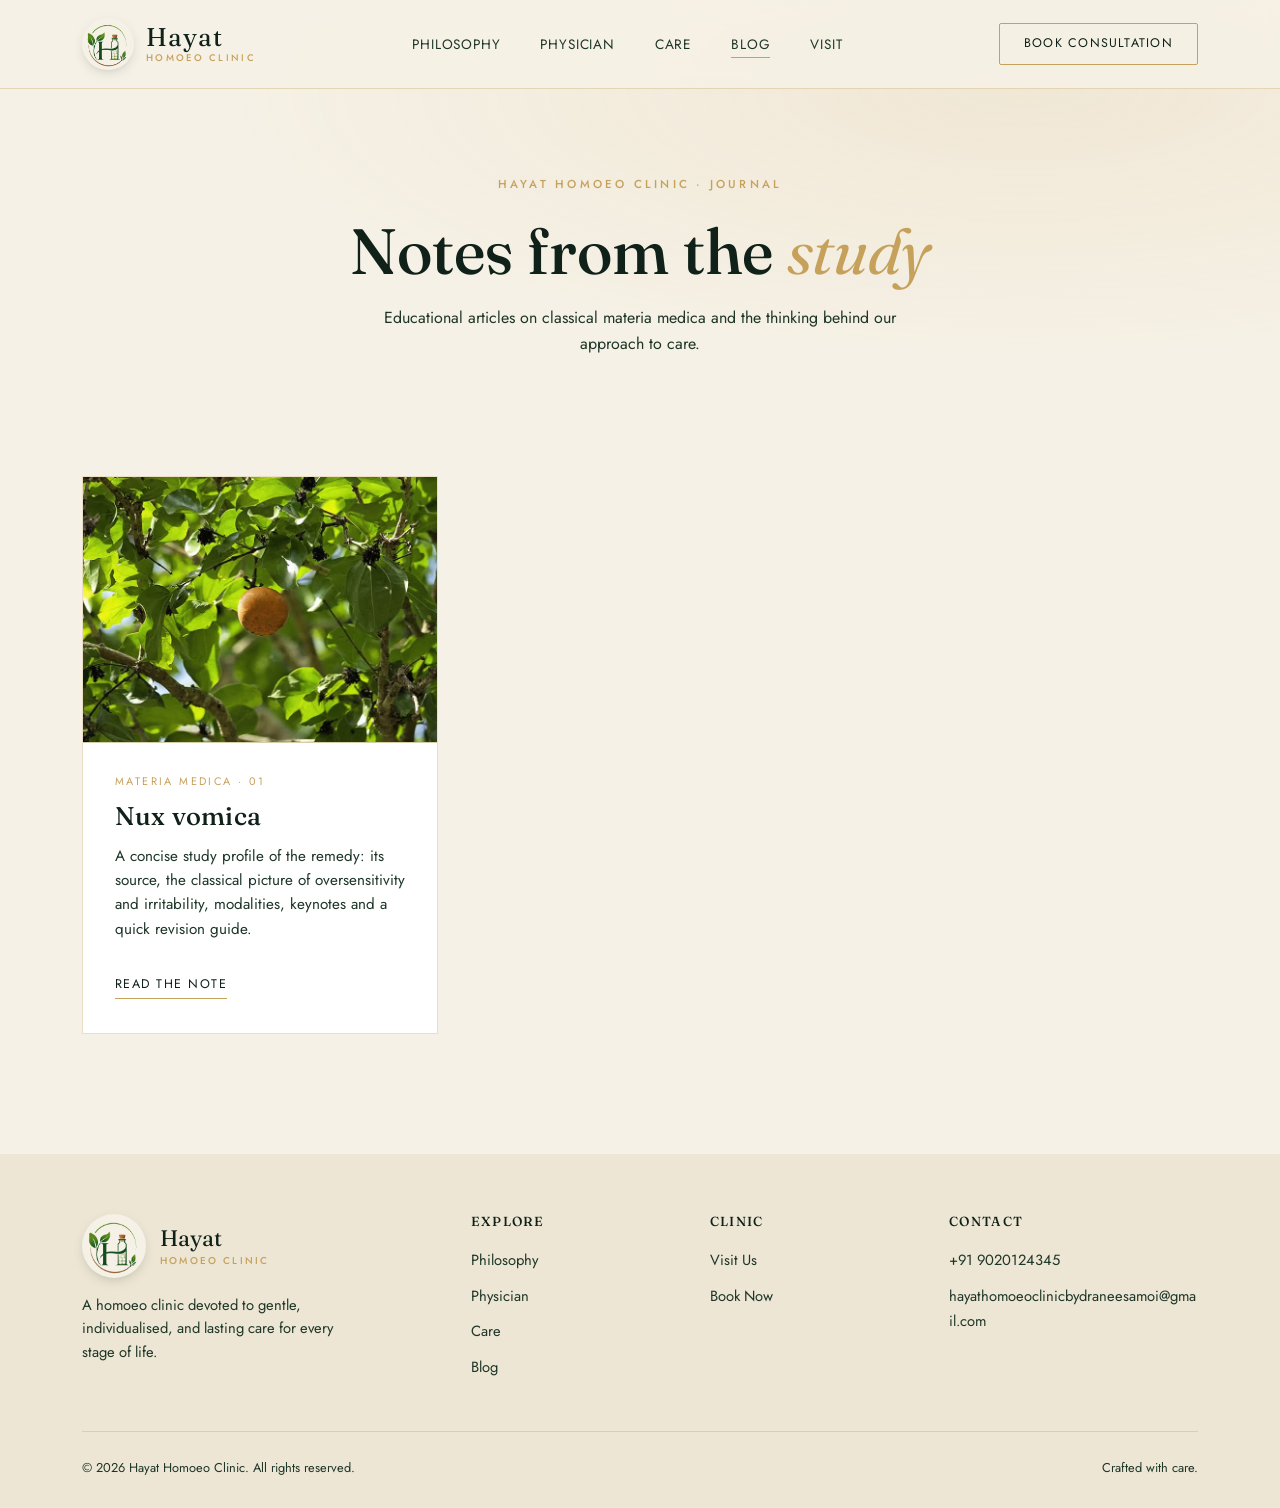
<file: blogs/index.html>
<!DOCTYPE html>
<html lang="en">
<head>
<meta charset="UTF-8">
<meta name="viewport" content="width=device-width, initial-scale=1.0">
<meta name="description" content="Educational notes from Hayat Homoeo Clinic on classical homoeopathic materia medica and the clinic's approach to care.">
<title>Blog | Hayat Homoeo Clinic</title>
<link rel="canonical" href="https://www.hayathomoeo.in/blogs/">
<meta property="og:type" content="website">
<meta property="og:site_name" content="Hayat Homoeo Clinic">
<meta property="og:title" content="Blog | Hayat Homoeo Clinic">
<meta property="og:description" content="Educational notes from Hayat Homoeo Clinic on classical homoeopathic materia medica and the clinic's approach to care.">
<meta property="og:url" content="https://www.hayathomoeo.in/blogs/">
<meta property="og:image" content="https://www.hayathomoeo.in/assets/blog/nux-vomica.jpg">
<meta property="og:image:width" content="732">
<meta property="og:image:height" content="549">
<meta property="og:image:type" content="image/jpeg">
<meta property="og:image:alt" content="Nux vomica fruit growing among green leaves">
<meta name="twitter:card" content="summary_large_image">
<meta name="twitter:title" content="Blog | Hayat Homoeo Clinic">
<meta name="twitter:description" content="Educational notes from Hayat Homoeo Clinic on classical homoeopathic materia medica and the clinic's approach to care.">
<meta name="twitter:image" content="https://www.hayathomoeo.in/assets/blog/nux-vomica.jpg">
<link rel="icon" type="image/png" href="../assets/hayath-icon-round.png">
<link rel="preconnect" href="https://fonts.googleapis.com">
<link rel="preconnect" href="https://fonts.gstatic.com" crossorigin>
<link href="https://fonts.googleapis.com/css2?family=Fraunces:opsz,wght@9..144,300;9..144,400;9..144,500;9..144,600&family=Jost:wght@300;400;500;600&display=swap" rel="stylesheet">
<link rel="stylesheet" href="blog.css">
</head>
<body>

<header>
  <div class="nav-wrap">
    <a href="../index.html" class="logo" aria-label="Hayat Homoeo Clinic home">
      <img src="../assets/hayath-icon-round.png" alt="Hayat emblem">
      <span class="logo-word">Hayat<small>Homoeo Clinic</small></span>
    </a>
    <nav aria-label="Main navigation">
      <ul>
        <li><a href="../index.html#philosophy">Philosophy</a></li>
        <li><a href="../index.html#doctor">Physician</a></li>
        <li><a href="../index.html#services">Care</a></li>
        <li><a href="index.html" aria-current="page">Blog</a></li>
        <li><a href="../index.html#location">Visit</a></li>
      </ul>
    </nav>
    <a href="../index.html#location" class="nav-cta">Book Consultation</a>
    <button class="nav-toggle" aria-label="Menu" aria-expanded="false"><span></span><span></span><span></span></button>
  </div>
</header>

<main>

  <section class="page-hero">
    <div class="container">
      <span class="eyebrow">Hayat Homoeo Clinic · Journal</span>
      <h1>Notes from the <em>study</em></h1>
      <p>Educational articles on classical materia medica and the thinking behind our approach to care.</p>
    </div>
  </section>

  <section class="blog-list">
    <div class="container">
      <div class="post-grid">

        <article class="post-card">
          <a href="nux-vomica/" class="thumb" aria-label="Read Nux vomica">
            <img src="../assets/blog/nux-vomica.jpg" alt="Nux vomica fruit growing among green leaves" width="732" height="549" loading="lazy">
          </a>
          <div class="body">
            <div class="tag">Materia Medica · 01</div>
            <h2><a href="nux-vomica/">Nux vomica</a></h2>
            <p>A concise study profile of the remedy: its source, the classical picture of oversensitivity and irritability, modalities, keynotes and a quick revision guide.</p>
            <a href="nux-vomica/" class="read">Read the note</a>
          </div>
        </article>

      </div>
    </div>
  </section>

</main>

<footer>
  <div class="container">
    <div class="foot-grid">
      <div>
        <div class="foot-logo">
          <img src="../assets/hayath-icon-round.png" alt="Hayat emblem">
          <span class="foot-logo-word">Hayat<small>Homoeo Clinic</small></span>
        </div>
        <p>A homoeo clinic devoted to gentle, individualised, and lasting care for every stage of life.</p>
      </div>
      <div>
        <h4>Explore</h4>
        <ul>
          <li><a href="../index.html#philosophy">Philosophy</a></li>
          <li><a href="../index.html#doctor">Physician</a></li>
          <li><a href="../index.html#services">Care</a></li>
          <li><a href="index.html">Blog</a></li>
        </ul>
      </div>
      <div>
        <h4>Clinic</h4>
        <ul>
          <li><a href="../index.html#location">Visit Us</a></li>
          <li><a href="../index.html#location">Book Now</a></li>
        </ul>
      </div>
      <div>
        <h4>Contact</h4>
        <ul>
          <li><a href="tel:+919020124345">+91 9020124345</a></li>
          <li><a href="mailto:hayathomoeoclinicbydraneesamoi@gmail.com">hayathomoeoclinicbydraneesamoi@gmail.com</a></li>
        </ul>
      </div>
    </div>
    <div class="foot-bottom">
      <span>&copy; 2026 Hayat Homoeo Clinic. All rights reserved.</span>
      <span>Crafted with care.</span>
    </div>
  </div>
</footer>

<script>
  const toggle = document.querySelector('.nav-toggle');
  const navUl = document.querySelector('nav ul');
  toggle.addEventListener('click', () => {
    const open = navUl.style.display === 'flex';
    navUl.style.display = open ? 'none' : 'flex';
    navUl.style.flexDirection = 'column';
    navUl.style.position = 'absolute';
    navUl.style.top = '70px';
    navUl.style.right = '16px';
    navUl.style.background = '#F6F1E6';
    navUl.style.padding = '20px 26px';
    navUl.style.border = '1px solid rgba(198,161,91,0.35)';
    navUl.style.borderRadius = '4px';
    navUl.style.gap = '18px';
    toggle.setAttribute('aria-expanded', String(!open));
  });
</script>

</body>
</html>
</file>
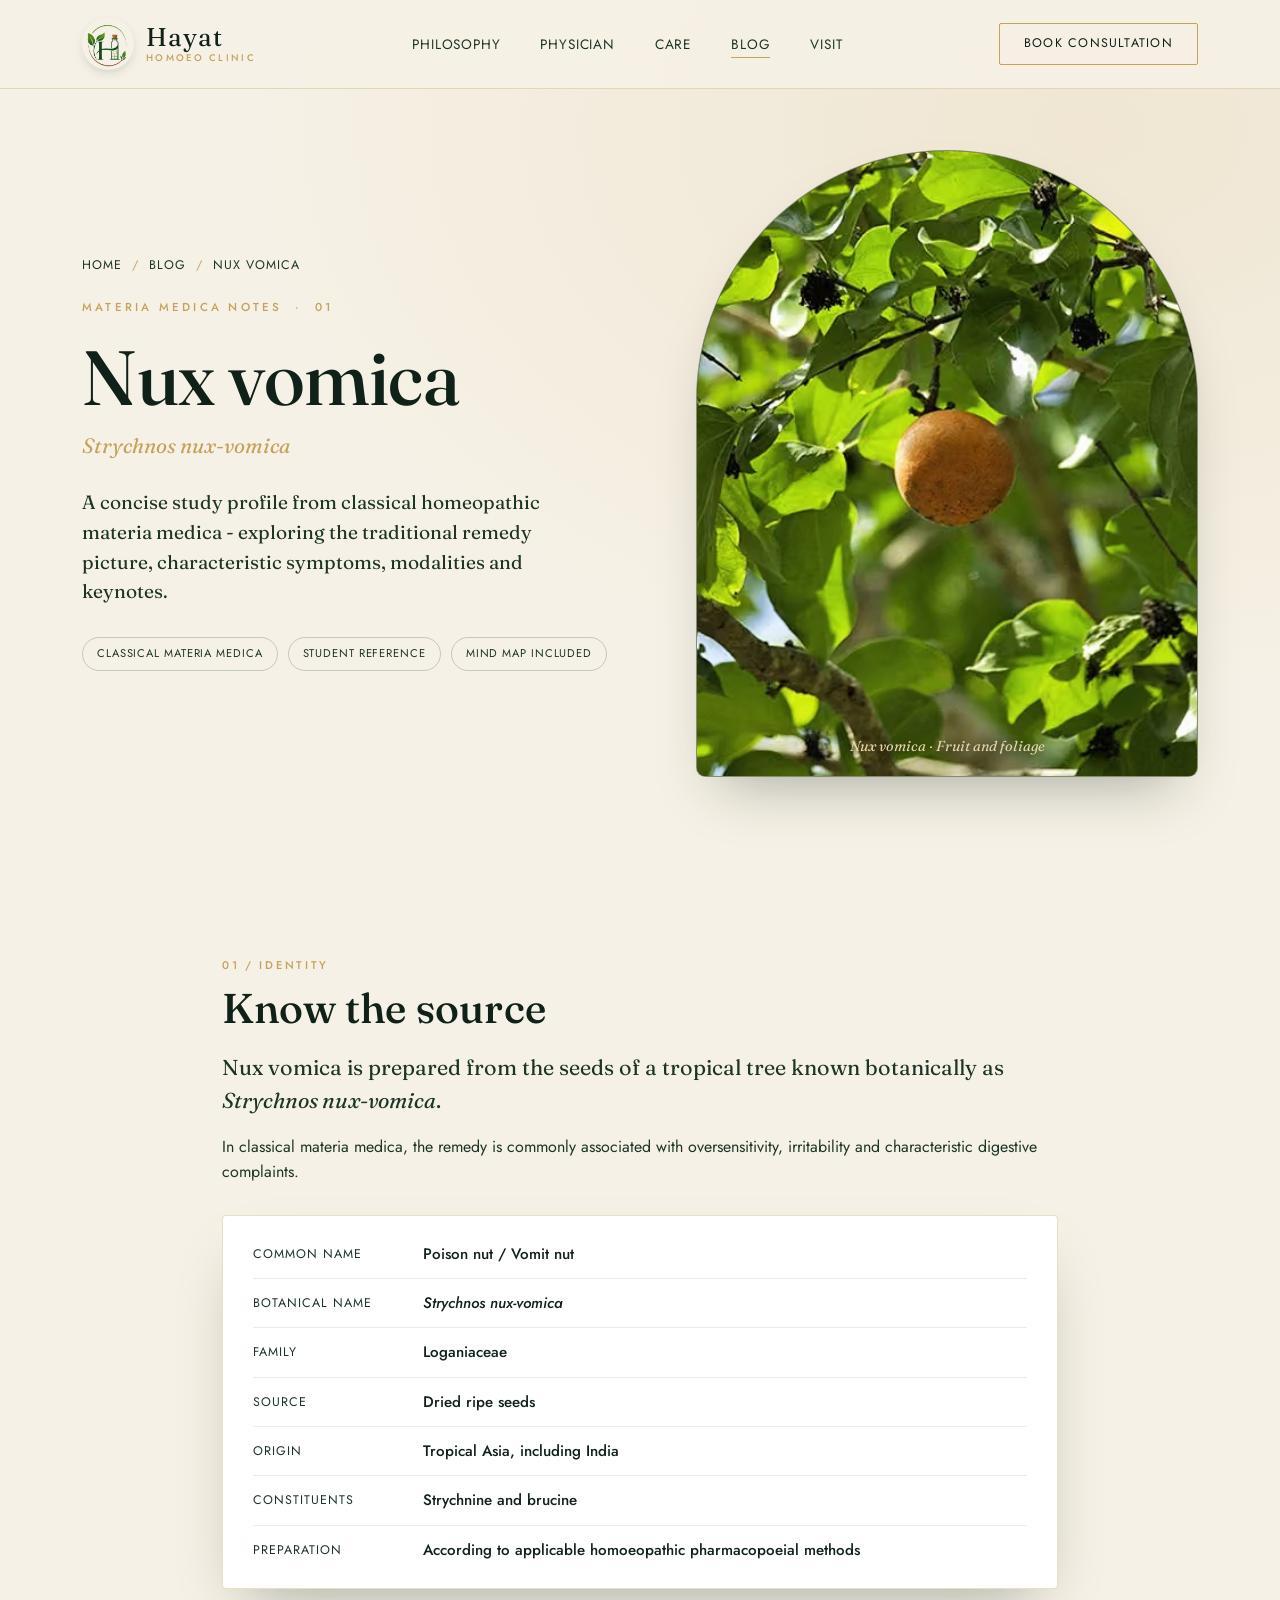
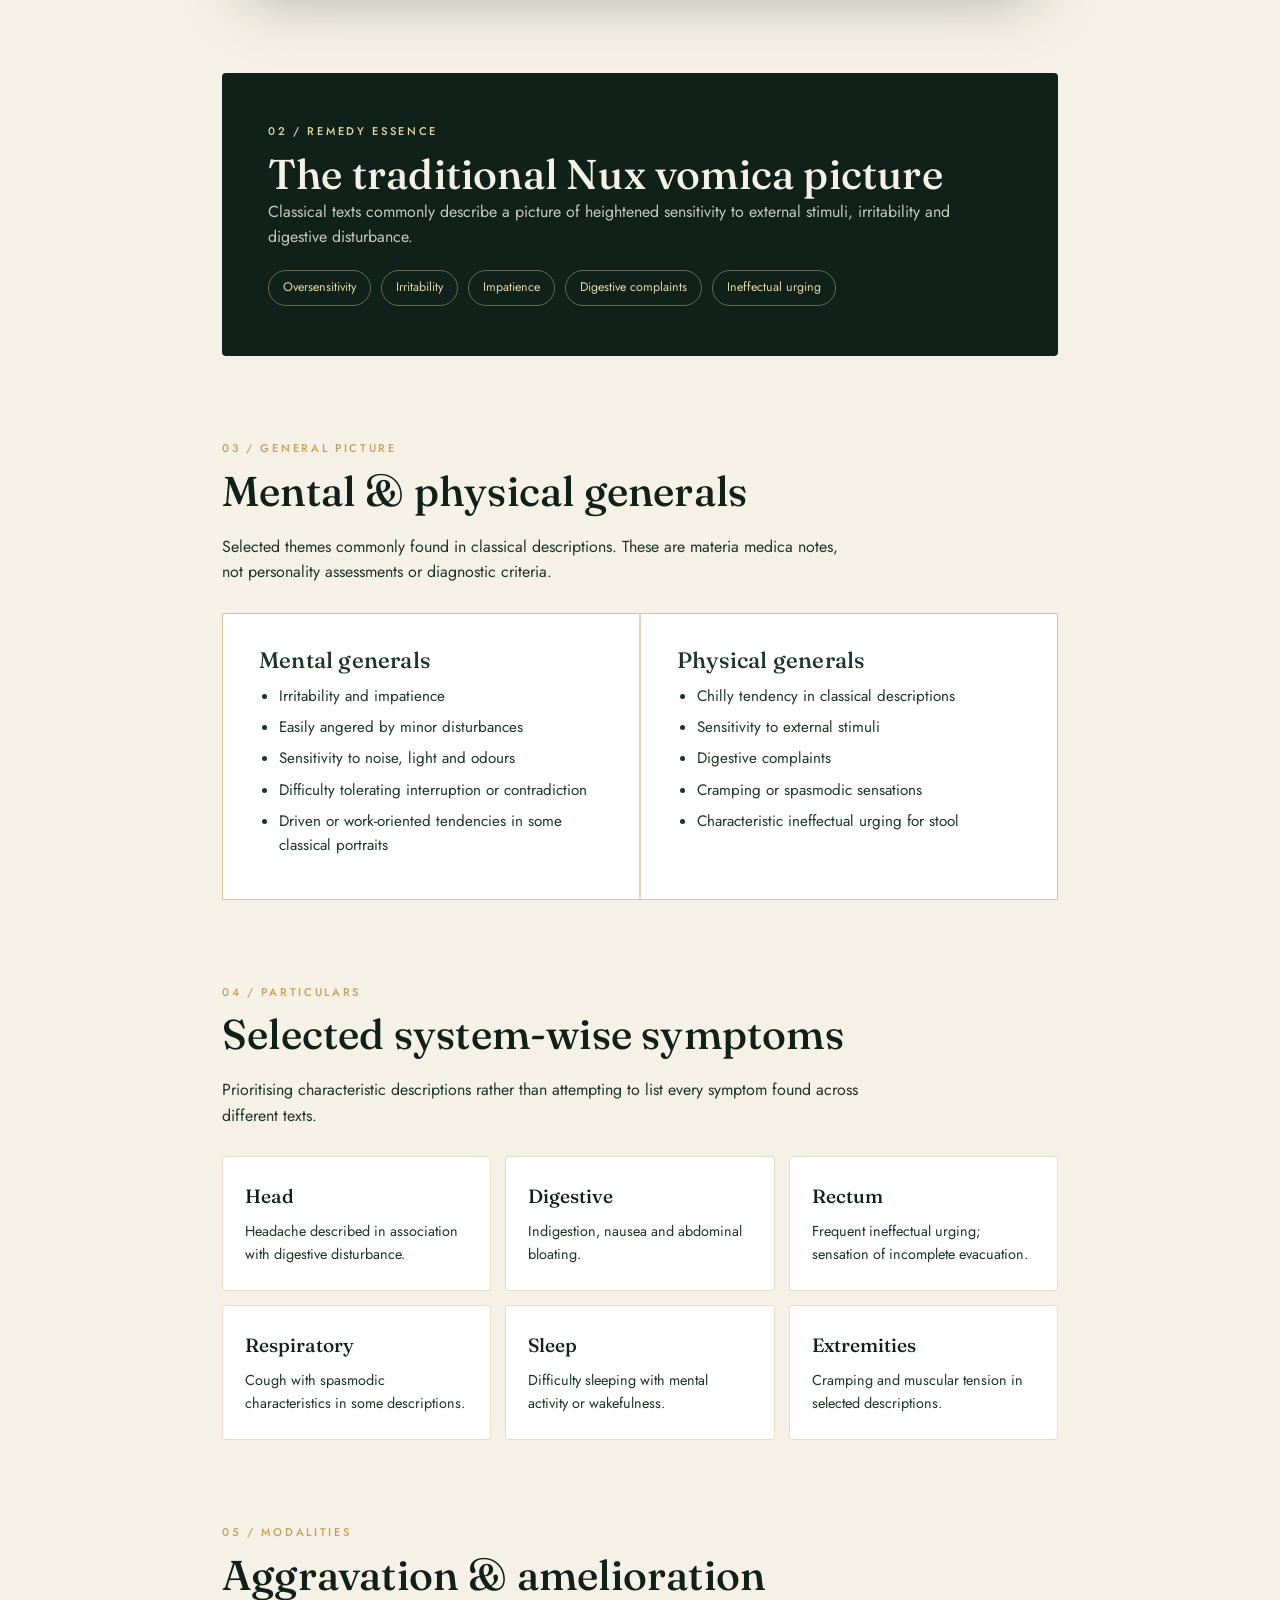
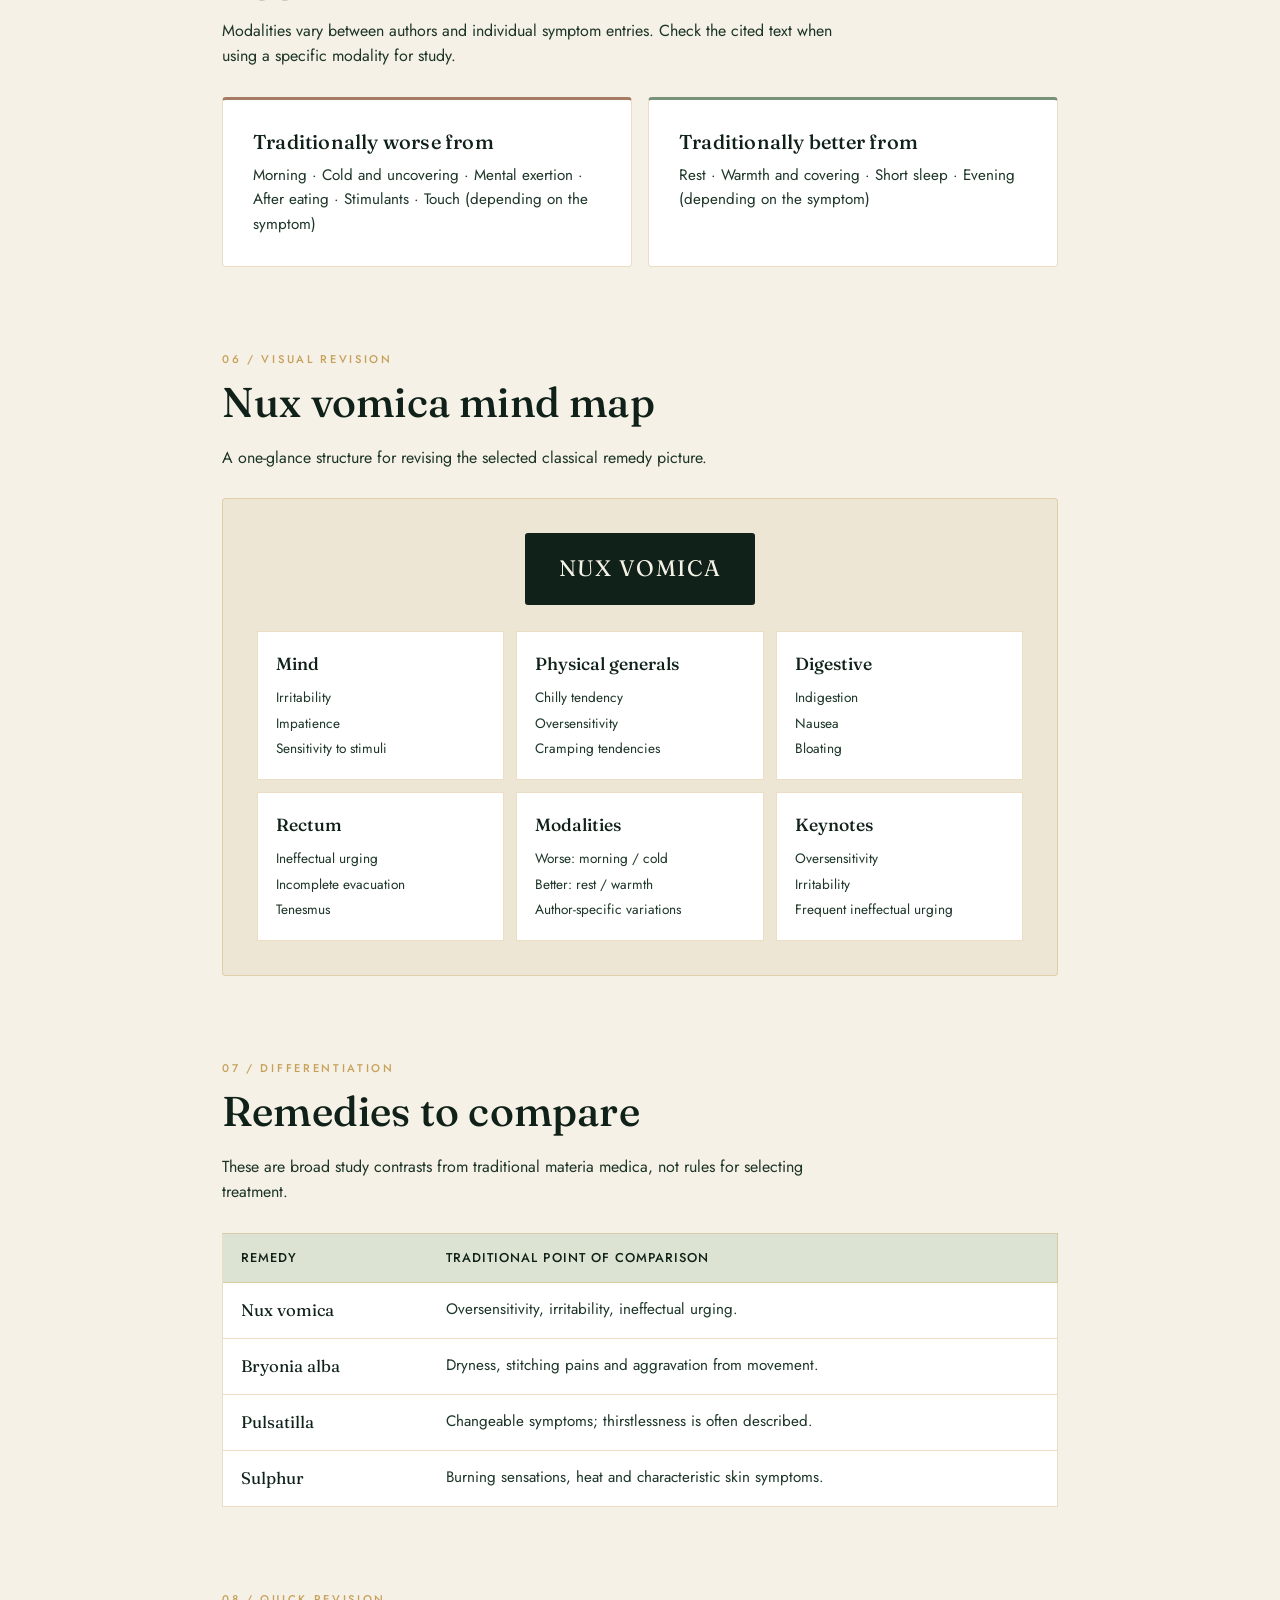
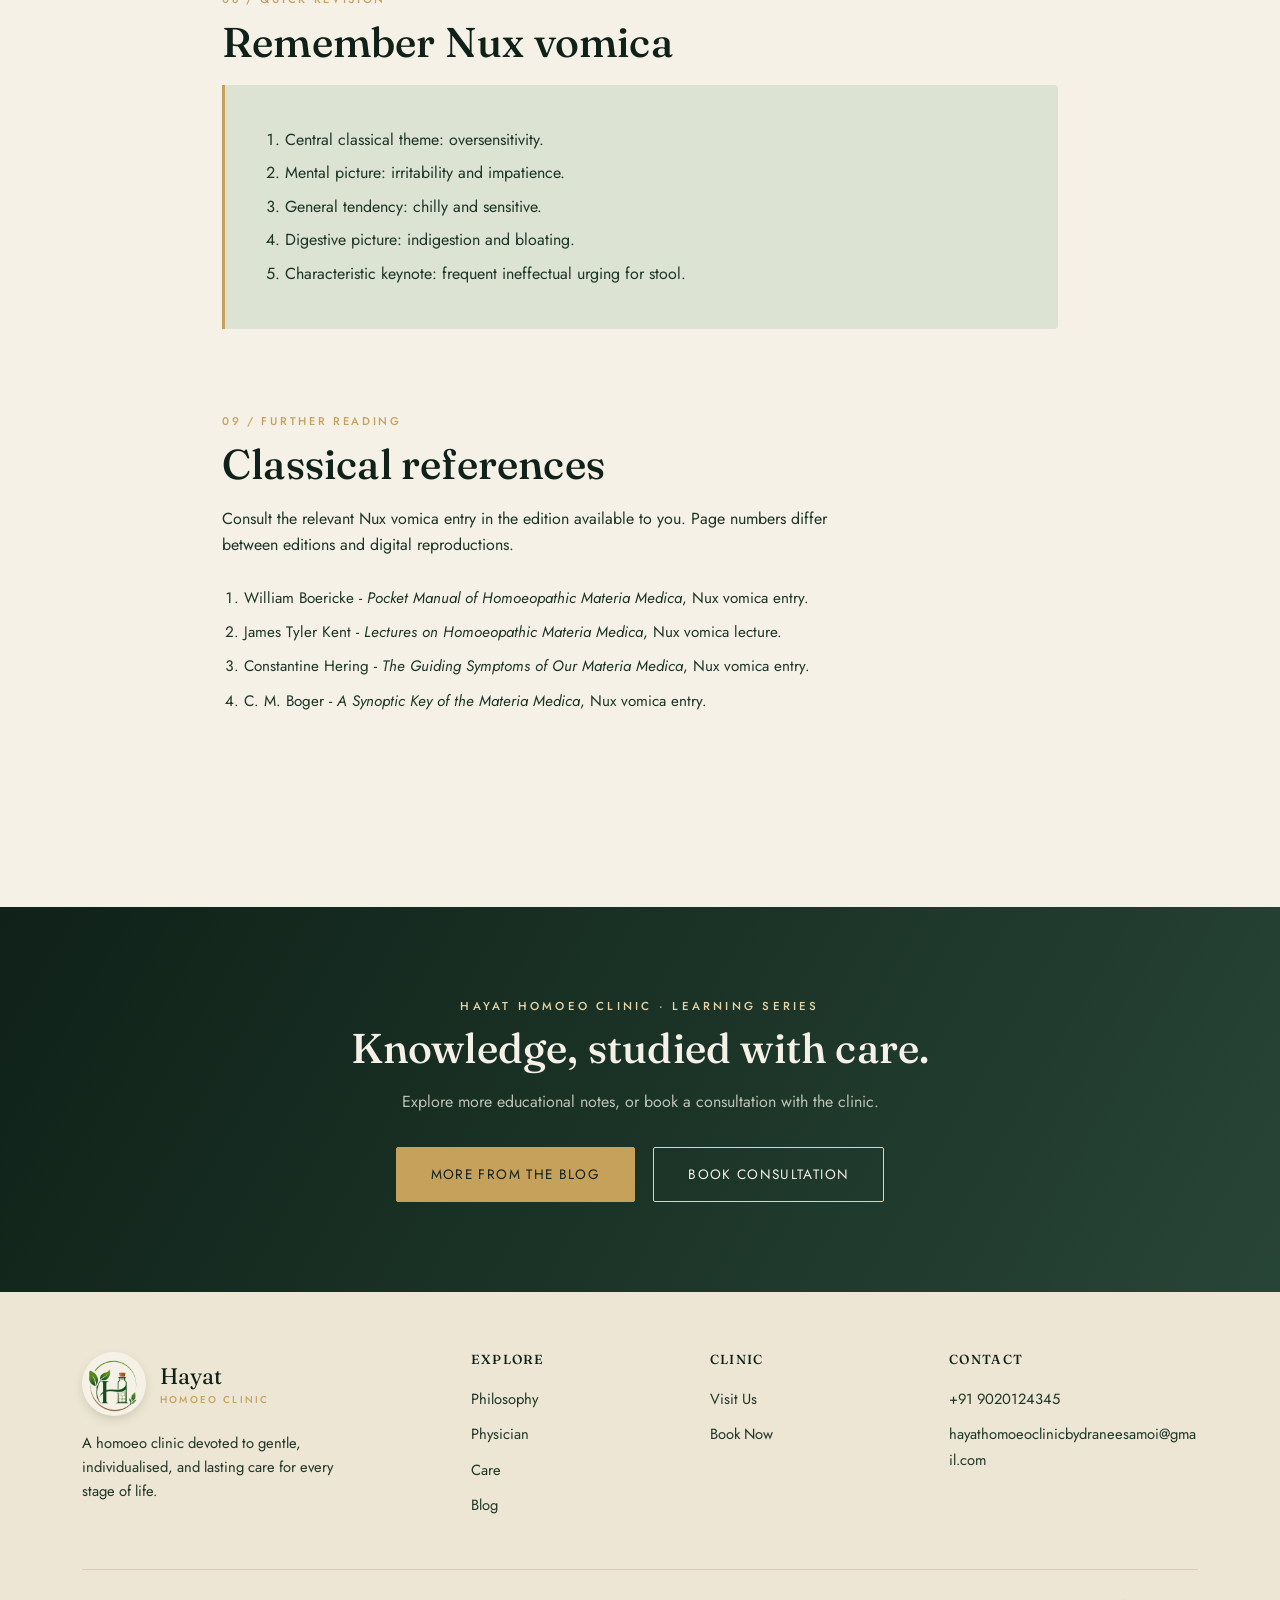
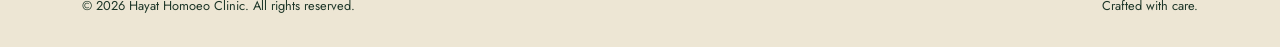
<file: blogs/nux-vomica/index.html>
<!DOCTYPE html>
<html lang="en">
<head>
<meta charset="UTF-8">
<meta name="viewport" content="width=device-width, initial-scale=1.0">
<meta name="description" content="A concise educational profile of Nux vomica in classical homeopathic materia medica, including its source, traditional remedy picture, modalities, keynotes and references.">
<title>Nux vomica | Hayat Homoeo Clinic</title>
<link rel="canonical" href="https://www.hayathomoeo.in/blogs/nux-vomica/">
<meta property="og:type" content="article">
<meta property="og:site_name" content="Hayat Homoeo Clinic">
<meta property="og:title" content="Nux vomica | Hayat Homoeo Clinic">
<meta property="og:description" content="A concise educational profile of Nux vomica in classical homeopathic materia medica, including its source, traditional remedy picture, modalities, keynotes and references.">
<meta property="og:url" content="https://www.hayathomoeo.in/blogs/nux-vomica/">
<meta property="og:image" content="https://www.hayathomoeo.in/assets/blog/nux-vomica.jpg">
<meta property="og:image:width" content="732">
<meta property="og:image:height" content="549">
<meta property="og:image:type" content="image/jpeg">
<meta property="og:image:alt" content="Nux vomica fruit growing among green leaves">
<meta name="twitter:card" content="summary_large_image">
<meta name="twitter:title" content="Nux vomica | Hayat Homoeo Clinic">
<meta name="twitter:description" content="A concise educational profile of Nux vomica in classical homeopathic materia medica, including its source, traditional remedy picture, modalities, keynotes and references.">
<meta name="twitter:image" content="https://www.hayathomoeo.in/assets/blog/nux-vomica.jpg">
<link rel="icon" type="image/png" href="../../assets/hayath-icon-round.png">
<link rel="preconnect" href="https://fonts.googleapis.com">
<link rel="preconnect" href="https://fonts.gstatic.com" crossorigin>
<link href="https://fonts.googleapis.com/css2?family=Fraunces:opsz,wght@9..144,300;9..144,400;9..144,500;9..144,600&family=Jost:wght@300;400;500;600&display=swap" rel="stylesheet">
<link rel="stylesheet" href="../blog.css">
</head>
<body>

<header>
  <div class="nav-wrap">
    <a href="../../index.html" class="logo" aria-label="Hayat Homoeo Clinic home">
      <img src="../../assets/hayath-icon-round.png" alt="Hayat emblem">
      <span class="logo-word">Hayat<small>Homoeo Clinic</small></span>
    </a>
    <nav aria-label="Main navigation">
      <ul>
        <li><a href="../../index.html#philosophy">Philosophy</a></li>
        <li><a href="../../index.html#doctor">Physician</a></li>
        <li><a href="../../index.html#services">Care</a></li>
        <li><a href="../index.html" aria-current="page">Blog</a></li>
        <li><a href="../../index.html#location">Visit</a></li>
      </ul>
    </nav>
    <a href="../../index.html#location" class="nav-cta">Book Consultation</a>
    <button class="nav-toggle" aria-label="Menu" aria-expanded="false"><span></span><span></span><span></span></button>
  </div>
</header>

<main>

  <!-- HERO -->
  <section class="post-hero">
    <div class="container">
      <div>
        <p class="crumbs"><a href="../../index.html">Home</a><span>/</span><a href="../index.html">Blog</a><span>/</span>Nux vomica</p>
        <div class="eyebrow" style="margin-top:22px">Materia Medica Notes &nbsp;·&nbsp; 01</div>
        <h1>Nux vomica</h1>
        <div class="latin">Strychnos nux-vomica</div>
        <p class="lead">A concise study profile from classical homeopathic materia medica - exploring the traditional remedy picture, characteristic symptoms, modalities and keynotes.</p>
        <div class="pills">
          <span class="pill">Classical Materia Medica</span>
          <span class="pill">Student Reference</span>
          <span class="pill">Mind Map Included</span>
        </div>
      </div>
      <figure class="arch-frame">
        <img src="../../assets/blog/nux-vomica.jpg" alt="Nux vomica fruit growing among green leaves on the tree" width="732" height="549">
        <figcaption>Nux vomica · Fruit and foliage</figcaption>
      </figure>
    </div>
  </section>

  <div class="post-body">
    <div class="narrow">

      <!-- 01 IDENTITY -->
      <section id="profile">
        <div class="section-kicker">01 / Identity</div>
        <h2>Know the source</h2>
        <p class="lead">Nux vomica is prepared from the seeds of a tropical tree known botanically as <em>Strychnos nux-vomica</em>.</p>
        <p class="muted">In classical materia medica, the remedy is commonly associated with oversensitivity, irritability and characteristic digestive complaints.</p>
        <div class="identity">
          <dl>
            <dt>Common name</dt><dd>Poison nut / Vomit nut</dd>
            <dt>Botanical name</dt><dd><em>Strychnos nux-vomica</em></dd>
            <dt>Family</dt><dd>Loganiaceae</dd>
            <dt>Source</dt><dd>Dried ripe seeds</dd>
            <dt>Origin</dt><dd>Tropical Asia, including India</dd>
            <dt>Constituents</dt><dd>Strychnine and brucine</dd>
            <dt>Preparation</dt><dd>According to applicable homoeopathic pharmacopoeial methods</dd>
          </dl>
        </div>
      </section>

      <!-- 02 ESSENCE -->
      <section>
        <div class="essence">
          <div class="section-kicker">02 / Remedy essence</div>
          <h2>The traditional Nux vomica picture</h2>
          <p>Classical texts commonly describe a picture of heightened sensitivity to external stimuli, irritability and digestive disturbance.</p>
          <div class="keywords">
            <span>Oversensitivity</span><span>Irritability</span><span>Impatience</span><span>Digestive complaints</span><span>Ineffectual urging</span>
          </div>
        </div>
      </section>

      <!-- 03 GENERAL PICTURE -->
      <section>
        <div class="section-kicker">03 / General picture</div>
        <h2>Mental &amp; physical generals</h2>
        <p class="section-intro">Selected themes commonly found in classical descriptions. These are materia medica notes, not personality assessments or diagnostic criteria.</p>
        <div class="cards">
          <article class="card">
            <h3>Mental generals</h3>
            <ul>
              <li>Irritability and impatience</li>
              <li>Easily angered by minor disturbances</li>
              <li>Sensitivity to noise, light and odours</li>
              <li>Difficulty tolerating interruption or contradiction</li>
              <li>Driven or work-oriented tendencies in some classical portraits</li>
            </ul>
          </article>
          <article class="card">
            <h3>Physical generals</h3>
            <ul>
              <li>Chilly tendency in classical descriptions</li>
              <li>Sensitivity to external stimuli</li>
              <li>Digestive complaints</li>
              <li>Cramping or spasmodic sensations</li>
              <li>Characteristic ineffectual urging for stool</li>
            </ul>
          </article>
        </div>
      </section>

      <!-- 04 PARTICULARS -->
      <section>
        <div class="section-kicker">04 / Particulars</div>
        <h2>Selected system-wise symptoms</h2>
        <p class="section-intro">Prioritising characteristic descriptions rather than attempting to list every symptom found across different texts.</p>
        <div class="system-grid">
          <div class="system"><b>Head</b><p>Headache described in association with digestive disturbance.</p></div>
          <div class="system"><b>Digestive</b><p>Indigestion, nausea and abdominal bloating.</p></div>
          <div class="system"><b>Rectum</b><p>Frequent ineffectual urging; sensation of incomplete evacuation.</p></div>
          <div class="system"><b>Respiratory</b><p>Cough with spasmodic characteristics in some descriptions.</p></div>
          <div class="system"><b>Sleep</b><p>Difficulty sleeping with mental activity or wakefulness.</p></div>
          <div class="system"><b>Extremities</b><p>Cramping and muscular tension in selected descriptions.</p></div>
        </div>
      </section>

      <!-- 05 MODALITIES -->
      <section id="keynotes">
        <div class="section-kicker">05 / Modalities</div>
        <h2>Aggravation &amp; amelioration</h2>
        <p class="section-intro">Modalities vary between authors and individual symptom entries. Check the cited text when using a specific modality for study.</p>
        <div class="modalities">
          <div class="mod worse"><h3>Traditionally worse from</h3><p>Morning · Cold and uncovering · Mental exertion · After eating · Stimulants · Touch (depending on the symptom)</p></div>
          <div class="mod better"><h3>Traditionally better from</h3><p>Rest · Warmth and covering · Short sleep · Evening (depending on the symptom)</p></div>
        </div>
      </section>

      <!-- 06 MIND MAP -->
      <section id="mind-map">
        <div class="section-kicker">06 / Visual revision</div>
        <h2>Nux vomica mind map</h2>
        <p class="section-intro">A one-glance structure for revising the selected classical remedy picture.</p>
        <div class="map-wrap">
          <div class="map-center">NUX VOMICA</div>
          <div class="map-grid">
            <div class="map-node"><b>Mind</b><span>Irritability<br>Impatience<br>Sensitivity to stimuli</span></div>
            <div class="map-node"><b>Physical generals</b><span>Chilly tendency<br>Oversensitivity<br>Cramping tendencies</span></div>
            <div class="map-node"><b>Digestive</b><span>Indigestion<br>Nausea<br>Bloating</span></div>
            <div class="map-node"><b>Rectum</b><span>Ineffectual urging<br>Incomplete evacuation<br>Tenesmus</span></div>
            <div class="map-node"><b>Modalities</b><span>Worse: morning / cold<br>Better: rest / warmth<br>Author-specific variations</span></div>
            <div class="map-node"><b>Keynotes</b><span>Oversensitivity<br>Irritability<br>Frequent ineffectual urging</span></div>
          </div>
        </div>
      </section>

      <!-- 07 DIFFERENTIATION -->
      <section>
        <div class="section-kicker">07 / Differentiation</div>
        <h2>Remedies to compare</h2>
        <p class="section-intro">These are broad study contrasts from traditional materia medica, not rules for selecting treatment.</p>
        <table class="compare">
          <thead><tr><th>Remedy</th><th>Traditional point of comparison</th></tr></thead>
          <tbody>
            <tr><td>Nux vomica</td><td>Oversensitivity, irritability, ineffectual urging.</td></tr>
            <tr><td>Bryonia alba</td><td>Dryness, stitching pains and aggravation from movement.</td></tr>
            <tr><td>Pulsatilla</td><td>Changeable symptoms; thirstlessness is often described.</td></tr>
            <tr><td>Sulphur</td><td>Burning sensations, heat and characteristic skin symptoms.</td></tr>
          </tbody>
        </table>
      </section>

      <!-- 08 QUICK REVISION -->
      <section>
        <div class="section-kicker">08 / Quick revision</div>
        <h2>Remember Nux vomica</h2>
        <div class="revision">
          <ol>
            <li>Central classical theme: oversensitivity.</li>
            <li>Mental picture: irritability and impatience.</li>
            <li>General tendency: chilly and sensitive.</li>
            <li>Digestive picture: indigestion and bloating.</li>
            <li>Characteristic keynote: frequent ineffectual urging for stool.</li>
          </ol>
        </div>
      </section>

      <!-- 09 REFERENCES -->
      <section id="references">
        <div class="section-kicker">09 / Further reading</div>
        <h2>Classical references</h2>
        <p class="section-intro">Consult the relevant Nux vomica entry in the edition available to you. Page numbers differ between editions and digital reproductions.</p>
        <ol class="references">
          <li>William Boericke - <em>Pocket Manual of Homoeopathic Materia Medica</em>, Nux vomica entry.</li>
          <li>James Tyler Kent - <em>Lectures on Homoeopathic Materia Medica</em>, Nux vomica lecture.</li>
          <li>Constantine Hering - <em>The Guiding Symptoms of Our Materia Medica</em>, Nux vomica entry.</li>
          <li>C. M. Boger - <em>A Synoptic Key of the Materia Medica</em>, Nux vomica entry.</li>
        </ol>
      </section>

    </div>
  </div>

  <!-- CLOSING -->
  <section class="post-closing">
    <div class="container">
      <div class="eyebrow">Hayat Homoeo Clinic · Learning Series</div>
      <h2>Knowledge, studied with care.</h2>
      <p>Explore more educational notes, or book a consultation with the clinic.</p>
      <div style="display:flex; gap:18px; justify-content:center; flex-wrap:wrap">
        <a class="btn-primary gold" href="../index.html">More from the blog</a>
        <a class="btn-primary" href="../../index.html#location" style="background:transparent; color:var(--ivory); border-color:var(--gold-light)">Book Consultation</a>
      </div>
    </div>
  </section>

</main>

<footer>
  <div class="container">
    <div class="foot-grid">
      <div>
        <div class="foot-logo">
          <img src="../../assets/hayath-icon-round.png" alt="Hayat emblem">
          <span class="foot-logo-word">Hayat<small>Homoeo Clinic</small></span>
        </div>
        <p>A homoeo clinic devoted to gentle, individualised, and lasting care for every stage of life.</p>
      </div>
      <div>
        <h4>Explore</h4>
        <ul>
          <li><a href="../../index.html#philosophy">Philosophy</a></li>
          <li><a href="../../index.html#doctor">Physician</a></li>
          <li><a href="../../index.html#services">Care</a></li>
          <li><a href="../index.html">Blog</a></li>
        </ul>
      </div>
      <div>
        <h4>Clinic</h4>
        <ul>
          <li><a href="../../index.html#location">Visit Us</a></li>
          <li><a href="../../index.html#location">Book Now</a></li>
        </ul>
      </div>
      <div>
        <h4>Contact</h4>
        <ul>
          <li><a href="tel:+919020124345">+91 9020124345</a></li>
          <li><a href="mailto:hayathomoeoclinicbydraneesamoi@gmail.com">hayathomoeoclinicbydraneesamoi@gmail.com</a></li>
        </ul>
      </div>
    </div>
    <div class="foot-bottom">
      <span>&copy; 2026 Hayat Homoeo Clinic. All rights reserved.</span>
      <span>Crafted with care.</span>
    </div>
  </div>
</footer>

<script>
  const toggle = document.querySelector('.nav-toggle');
  const navUl = document.querySelector('nav ul');
  toggle.addEventListener('click', () => {
    const open = navUl.style.display === 'flex';
    navUl.style.display = open ? 'none' : 'flex';
    navUl.style.flexDirection = 'column';
    navUl.style.position = 'absolute';
    navUl.style.top = '70px';
    navUl.style.right = '16px';
    navUl.style.background = '#F6F1E6';
    navUl.style.padding = '20px 26px';
    navUl.style.border = '1px solid rgba(198,161,91,0.35)';
    navUl.style.borderRadius = '4px';
    navUl.style.gap = '18px';
    toggle.setAttribute('aria-expanded', String(!open));
  });
</script>

</body>
</html>
</file>
<file: blogs/blog.css>
/* Shared styles for the Hayat blog (list page + posts).
   Tokens and header/footer mirror index.html so the blog feels like one site. */

:root{
  --ink:#0F2118;
  --ink-soft:#1C3527;
  --ink-softer:#274536;
  --gold:#C6A15B;
  --gold-light:#E7D4A6;
  --ivory:#F6F1E6;
  --ivory-dim:#EDE6D4;
  --sage:#DCE3D2;
  --white:#FFFFFF;
  --line: rgba(198,161,91,0.35);
  --shadow: 0 30px 60px -25px rgba(15,33,24,0.35);
}

*{ box-sizing:border-box; margin:0; padding:0; }
html{ scroll-behavior:smooth; }
body{
  background:var(--ivory);
  color:var(--ink);
  font-family:'Jost', sans-serif;
  font-weight:400;
  line-height:1.6;
  overflow-x:hidden;
}
h1,h2,h3,h4{
  font-family:'Fraunces', serif;
  font-weight:500;
  color:var(--ink);
  letter-spacing:0.2px;
  line-height:1.15;
}
a{ text-decoration:none; color:inherit; }
img{ max-width:100%; display:block; }
p{ margin-bottom:16px; }

.eyebrow{
  font-family:'Jost', sans-serif;
  letter-spacing:0.28em;
  text-transform:uppercase;
  font-size:0.72rem;
  color:var(--gold);
  font-weight:500;
}

.container{
  width:100%;
  max-width:1180px;
  margin:0 auto;
  padding:0 32px;
}

/* ---------- Header (matches index.html) ---------- */
header{
  position:fixed;
  top:0; left:0; right:0;
  z-index:100;
  background:rgba(246,241,230,0.86);
  backdrop-filter: blur(10px);
  border-bottom:1px solid var(--line);
}
.nav-wrap{
  display:flex;
  align-items:center;
  justify-content:space-between;
  padding:18px 32px;
  max-width:1180px;
  margin:0 auto;
  gap:24px;
}
.logo{
  font-family:'Fraunces', serif;
  font-size:1.6rem;
  letter-spacing:0.04em;
  color:var(--ink);
  display:flex;
  align-items:center;
  gap:12px;
}
.logo img{
  height:52px; width:52px;
  object-fit:contain;
  border-radius:50%;
  background:var(--ivory);
  box-shadow: 0 4px 14px -6px rgba(15,33,24,0.35);
  padding:3px;
}
.logo-word{ line-height:1; }
.logo-word small{
  display:block;
  font-family:'Jost', sans-serif;
  font-size:0.6rem;
  letter-spacing:0.24em;
  text-transform:uppercase;
  color:var(--gold);
  font-weight:500;
  margin-top:3px;
}
nav ul{ list-style:none; display:flex; gap:40px; }
nav a{
  font-size:0.85rem;
  letter-spacing:0.06em;
  text-transform:uppercase;
  color:var(--ink-soft);
  position:relative;
  padding-bottom:4px;
}
nav a::after{
  content:"";
  position:absolute;
  left:0; bottom:0;
  width:0%; height:1px;
  background:var(--gold);
  transition:width 0.3s ease;
}
nav a:hover::after,
nav a[aria-current="page"]::after{ width:100%; }
.nav-cta{
  border:1px solid var(--gold);
  padding:10px 24px;
  border-radius:2px;
  font-size:0.78rem;
  letter-spacing:0.1em;
  text-transform:uppercase;
  color:var(--ink);
  transition: all 0.3s ease;
  white-space:nowrap;
}
.nav-cta:hover{ background:var(--gold); color:var(--white); }
.nav-toggle{ display:none; flex-direction:column; gap:5px; cursor:pointer; background:none; border:none; }
.nav-toggle span{ width:24px; height:1.5px; background:var(--ink); display:block; }

/* ---------- Buttons ---------- */
.btn-primary{
  display:inline-block;
  background:var(--ink);
  color:var(--ivory);
  padding:16px 34px;
  border-radius:2px;
  font-size:0.85rem;
  letter-spacing:0.1em;
  text-transform:uppercase;
  transition: all 0.35s ease;
  border:1px solid var(--ink);
}
.btn-primary:hover{ background:transparent; color:var(--ink); }
.btn-primary.gold{ background:var(--gold); border-color:var(--gold); color:var(--ink); }
.btn-text{
  font-size:0.85rem;
  letter-spacing:0.08em;
  text-transform:uppercase;
  color:var(--ink);
  border-bottom:1px solid var(--gold);
  padding-bottom:4px;
}

/* ---------- Page hero (list page) ---------- */
.page-hero{
  padding:170px 0 80px;
  background:
    radial-gradient(ellipse at 80% 20%, rgba(198,161,91,0.12), transparent 55%),
    var(--ivory);
  text-align:center;
}
.page-hero h1{ font-size:clamp(2.6rem, 5vw, 4.2rem); margin:18px 0 18px; }
.page-hero h1 em{ font-style:italic; color:var(--gold); font-weight:400; }
.page-hero p{ color:var(--ink-soft); max-width:560px; margin:0 auto; }

/* ---------- Breadcrumb ---------- */
.crumbs{
  font-size:0.78rem;
  letter-spacing:0.08em;
  text-transform:uppercase;
  color:var(--ink-soft);
  margin-bottom:6px;
}
.crumbs a{ color:var(--ink-soft); border-bottom:1px solid transparent; }
.crumbs a:hover{ color:var(--gold); border-color:var(--gold); }
.crumbs span{ color:var(--gold); margin:0 10px; }

/* ---------- Blog list ---------- */
.blog-list{ padding:40px 0 120px; }
.post-grid{
  display:grid;
  grid-template-columns:repeat(3, minmax(0, 1fr));
  gap:24px;
}
.post-card{
  background:var(--white);
  border:1px solid var(--line);
  display:flex;
  flex-direction:column;
  transition: background 0.35s ease;
}
.post-card:hover{ background:var(--ivory-dim); }
.post-card .thumb{
  display:block;
  width:100%;
  aspect-ratio:4/3;
  overflow:hidden;
  border-bottom:1px solid var(--line);
  background:var(--sage);
}
.post-card .thumb img{ width:100%; height:100%; object-fit:cover; transition: transform 0.6s ease; }
.post-card:hover .thumb img{ transform:scale(1.03); }
.post-card .body{ padding:30px 32px 34px; display:flex; flex-direction:column; flex:1; }
.post-card .tag{
  font-size:0.68rem;
  letter-spacing:0.22em;
  text-transform:uppercase;
  color:var(--gold);
  margin-bottom:12px;
}
.post-card h2{ font-size:1.6rem; margin-bottom:12px; }
.post-card p{ color:var(--ink-soft); font-size:0.95rem; }
.post-card .read{
  margin-top:auto;
  padding-top:18px;
  font-size:0.78rem;
  letter-spacing:0.12em;
  text-transform:uppercase;
  color:var(--ink);
  border-bottom:1px solid var(--gold);
  align-self:flex-start;
  padding-bottom:3px;
}

/* ---------- Post ---------- */
.post-hero{
  padding:150px 0 90px;
  background:
    radial-gradient(ellipse at 85% 15%, rgba(198,161,91,0.14), transparent 55%),
    var(--ivory);
}
.post-hero .container{
  display:grid;
  grid-template-columns:1.05fr 0.95fr;
  gap:60px;
  align-items:center;
}
.post-hero h1{ font-size:clamp(3rem, 6vw, 5rem); margin:18px 0 6px; letter-spacing:-0.5px; }
.post-hero .latin{
  font-family:'Fraunces', serif;
  font-style:italic;
  color:var(--gold);
  font-size:1.3rem;
  margin-bottom:26px;
}
.post-hero .lead{
  font-family:'Fraunces', serif;
  font-size:1.2rem;
  line-height:1.55;
  color:var(--ink-soft);
  max-width:520px;
  margin-bottom:30px;
}
.pills{ display:flex; flex-wrap:wrap; gap:10px; }
.pill{
  border:1px solid rgba(15,33,24,0.2);
  border-radius:99px;
  padding:7px 14px;
  font-size:0.7rem;
  letter-spacing:0.08em;
  text-transform:uppercase;
  color:var(--ink-soft);
}
.arch-frame{
  border-radius:260px 260px 10px 10px;
  overflow:hidden;
  border:1px solid rgba(231,212,166,0.5);
  box-shadow:var(--shadow);
  aspect-ratio:4/5;
  position:relative;
  background:var(--ink-softer);
}
.arch-frame img{ width:100%; height:100%; object-fit:cover; object-position:50% 50%; }
.arch-frame figcaption{
  position:absolute;
  left:0; right:0; bottom:18px;
  text-align:center;
  font-family:'Fraunces', serif;
  font-style:italic;
  color:var(--gold-light);
  font-size:0.9rem;
  text-shadow:0 1px 8px rgba(15,33,24,0.6);
}

.post-body{ padding:90px 0 110px; }
.post-body .narrow{ max-width:900px; margin:0 auto; padding:0 32px; }
.post-body section{ padding:0; margin-bottom:84px; }
.post-body h2{ font-size:clamp(2rem, 3.4vw, 2.6rem); margin:10px 0 18px; }
.post-body .section-kicker{
  font-size:0.7rem;
  letter-spacing:0.24em;
  text-transform:uppercase;
  color:var(--gold);
  font-weight:500;
}
.post-body .muted{ color:var(--ink-soft); }
.post-body .lead{
  font-family:'Fraunces', serif;
  font-size:1.35rem;
  line-height:1.55;
  color:var(--ink-soft);
}

.identity{
  background:var(--white);
  border:1px solid var(--line);
  border-radius:4px;
  padding:14px 30px;
  box-shadow:var(--shadow);
  margin-top:30px;
}
.identity dl{ display:grid; grid-template-columns:170px 1fr; }
.identity dt, .identity dd{
  padding:12px 0;
  border-bottom:1px solid #ecece4;
  font-size:0.95rem;
}
.identity dt{ color:var(--ink-soft); font-size:0.78rem; letter-spacing:0.08em; text-transform:uppercase; padding-top:15px; }
.identity dd{ margin:0; font-weight:500; }
.identity dt:last-of-type, .identity dd:last-of-type{ border-bottom:none; }

.essence{
  background:var(--ink);
  color:var(--ivory);
  padding:50px 46px;
  border-radius:4px;
}
.essence h2{ color:var(--ivory); margin:10px 0 0; }
.essence p{ color:rgba(246,241,230,0.8); }
.essence .section-kicker{ color:var(--gold-light); }
.keywords{ display:flex; flex-wrap:wrap; gap:10px; margin-top:20px; }
.keywords span{
  border:1px solid rgba(231,212,166,0.4);
  border-radius:99px;
  padding:7px 14px;
  font-size:0.78rem;
  color:var(--gold-light);
}

.section-intro{ color:var(--ink-soft); max-width:640px; margin-bottom:28px; }

.cards{ display:grid; grid-template-columns:repeat(2, 1fr); gap:2px; background:var(--line); border:1px solid var(--line); }
.card{ background:var(--white); padding:34px 36px; }
.card h3{ color:var(--ink-soft); font-size:1.4rem; margin-bottom:10px; }
.card ul{ padding-left:20px; color:var(--ink-soft); font-size:0.95rem; }
.card li{ margin:7px 0; }

.system-grid{ display:grid; grid-template-columns:repeat(3, 1fr); gap:14px; }
.system{
  background:var(--white);
  border:1px solid var(--line);
  padding:24px 22px;
  border-radius:4px;
}
.system b{ display:block; font-family:'Fraunces', serif; font-weight:500; color:var(--ink); font-size:1.2rem; margin-bottom:8px; }
.system p{ color:var(--ink-soft); font-size:0.9rem; margin:0; }

.modalities{ display:grid; grid-template-columns:1fr 1fr; gap:16px; }
.mod{ background:var(--white); border:1px solid var(--line); padding:30px; border-radius:4px; }
.mod h3{ font-size:1.25rem; margin-bottom:10px; }
.mod p{ color:var(--ink-soft); font-size:0.95rem; margin:0; }
.mod.worse{ border-top:3px solid #a67b63; }
.mod.better{ border-top:3px solid #78927a; }

.map-wrap{
  background:var(--ivory-dim);
  border:1px solid var(--line);
  padding:34px;
  border-radius:4px;
}
.map-center{
  width:230px;
  margin:0 auto 26px;
  text-align:center;
  padding:18px;
  background:var(--ink);
  color:var(--ivory);
  font-family:'Fraunces', serif;
  font-size:1.4rem;
  letter-spacing:0.06em;
  border-radius:3px;
}
.map-grid{ display:grid; grid-template-columns:repeat(3, 1fr); gap:12px; }
.map-node{ background:var(--white); border:1px solid var(--line); padding:18px; min-height:120px; }
.map-node b{ display:block; font-family:'Fraunces', serif; font-weight:500; font-size:1.1rem; color:var(--ink); margin-bottom:6px; }
.map-node span{ color:var(--ink-soft); font-size:0.85rem; line-height:1.6; }

.compare{
  width:100%;
  border-collapse:collapse;
  background:var(--white);
  border:1px solid var(--line);
  font-size:0.95rem;
}
.compare th, .compare td{ text-align:left; padding:14px 18px; border-bottom:1px solid var(--line); vertical-align:top; }
.compare th{ background:var(--sage); color:var(--ink); font-weight:500; font-size:0.8rem; letter-spacing:0.08em; text-transform:uppercase; }
.compare td:first-child{ font-family:'Fraunces', serif; color:var(--ink); font-size:1.05rem; }
.compare td{ color:var(--ink-soft); }

.revision{
  background:var(--sage);
  border-left:3px solid var(--gold);
  padding:34px 38px;
  border-radius:0 4px 4px 0;
}
.revision ol{ padding-left:22px; color:var(--ink-soft); }
.revision li{ margin:8px 0; }

.references{ padding-left:22px; color:var(--ink-soft); font-size:0.95rem; }
.references li{ margin:10px 0; }

.notice{
  background:#F4EBDA;
  border:1px solid #E3D2B2;
  padding:26px 28px;
  border-radius:4px;
  color:#5E5139;
  font-size:0.92rem;
}
.notice strong{ font-family:'Fraunces', serif; font-weight:500; font-size:1.1rem; color:var(--ink); }

.post-closing{
  background:linear-gradient(120deg, var(--ink), var(--ink-softer));
  color:var(--ivory);
  text-align:center;
  padding:90px 24px;
}
.post-closing h2{ color:var(--ivory); font-size:clamp(1.9rem,3.4vw,2.6rem); margin:10px 0 16px; }
.post-closing p{ color:rgba(246,241,230,0.75); max-width:520px; margin:0 auto 32px; }
.post-closing .eyebrow{ color:var(--gold-light); }

/* ---------- Footer (matches index.html) ---------- */
footer{ background:var(--ivory-dim); padding:60px 0 30px; }
.foot-grid{
  display:grid;
  grid-template-columns:1.4fr 0.8fr 0.8fr 1fr;
  gap:40px;
  padding-bottom:50px;
  border-bottom:1px solid var(--line);
}
.foot-logo{ font-family:'Fraunces', serif; font-size:1.4rem; margin-bottom:16px; display:flex; align-items:center; gap:14px; }
.foot-logo img{
  height:64px; width:64px; object-fit:contain; border-radius:50%;
  background:var(--ivory); box-shadow:0 4px 14px -6px rgba(15,33,24,0.35); padding:4px;
}
.foot-logo-word{ line-height:1.2; }
.foot-logo-word small{
  display:block; font-family:'Jost', sans-serif; font-size:0.62rem;
  letter-spacing:0.22em; text-transform:uppercase; color:var(--gold); font-weight:500; margin-top:4px;
}
footer p{ color:var(--ink-soft); font-size:0.92rem; max-width:280px; }
footer h4{ font-size:0.82rem; letter-spacing:0.1em; text-transform:uppercase; margin-bottom:18px; color:var(--ink); }
footer ul{ list-style:none; display:grid; gap:10px; }
footer ul li a{ color:var(--ink-soft); font-size:0.92rem; overflow-wrap:anywhere; }
footer ul li a:hover{ color:var(--gold); }
.foot-bottom{
  padding-top:26px;
  display:flex;
  justify-content:space-between;
  font-size:0.8rem;
  color:var(--ink-soft);
  flex-wrap:wrap;
  gap:10px;
}

a:focus-visible, button:focus-visible{
  outline:2px solid var(--gold);
  outline-offset:3px;
}

/* ---------- Responsive ---------- */
@media (max-width: 980px){
  .logo img{ height:44px; width:44px; }
  .logo{ font-size:1.3rem; }
  nav ul{ display:none; }
  .nav-cta{ display:none; }
  .nav-toggle{ display:flex; }
  .post-hero .container{ grid-template-columns:1fr; }
  .arch-frame{ max-width:360px; margin:0 auto; width:100%; }
  .post-grid{ grid-template-columns:repeat(2, 1fr); }
  .system-grid, .map-grid{ grid-template-columns:repeat(2, 1fr); }
  .foot-grid{ grid-template-columns:1fr 1fr; }
}
@media (max-width: 760px){
  .nav-wrap{ padding:18px 16px; }
  .container{ padding:0 16px; }
  .page-hero{ padding:140px 0 60px; }
  .post-hero{ padding:130px 0 60px; }
  .post-body{ padding:60px 0 80px; }
  .post-body .narrow{ padding:0 16px; }
  .post-grid, .cards, .modalities{ grid-template-columns:minmax(0, 1fr); }
  .identity dl{ grid-template-columns:120px 1fr; }
  .essence{ padding:32px 24px; }
  .card{ padding:28px 24px; }
  .revision{ padding:26px 22px; }
  .compare{ font-size:0.85rem; }
  .compare th, .compare td{ padding:10px 10px; }
  .map-wrap{ padding:20px; }
}
@media (max-width: 560px){
  .system-grid, .map-grid{ grid-template-columns:1fr; }
  .foot-grid{ grid-template-columns:1fr; }
  .identity{ padding:6px 18px; }
  .identity dl{ grid-template-columns:105px 1fr; }
  .identity dt, .identity dd{ font-size:0.85rem; }
}
</file>
